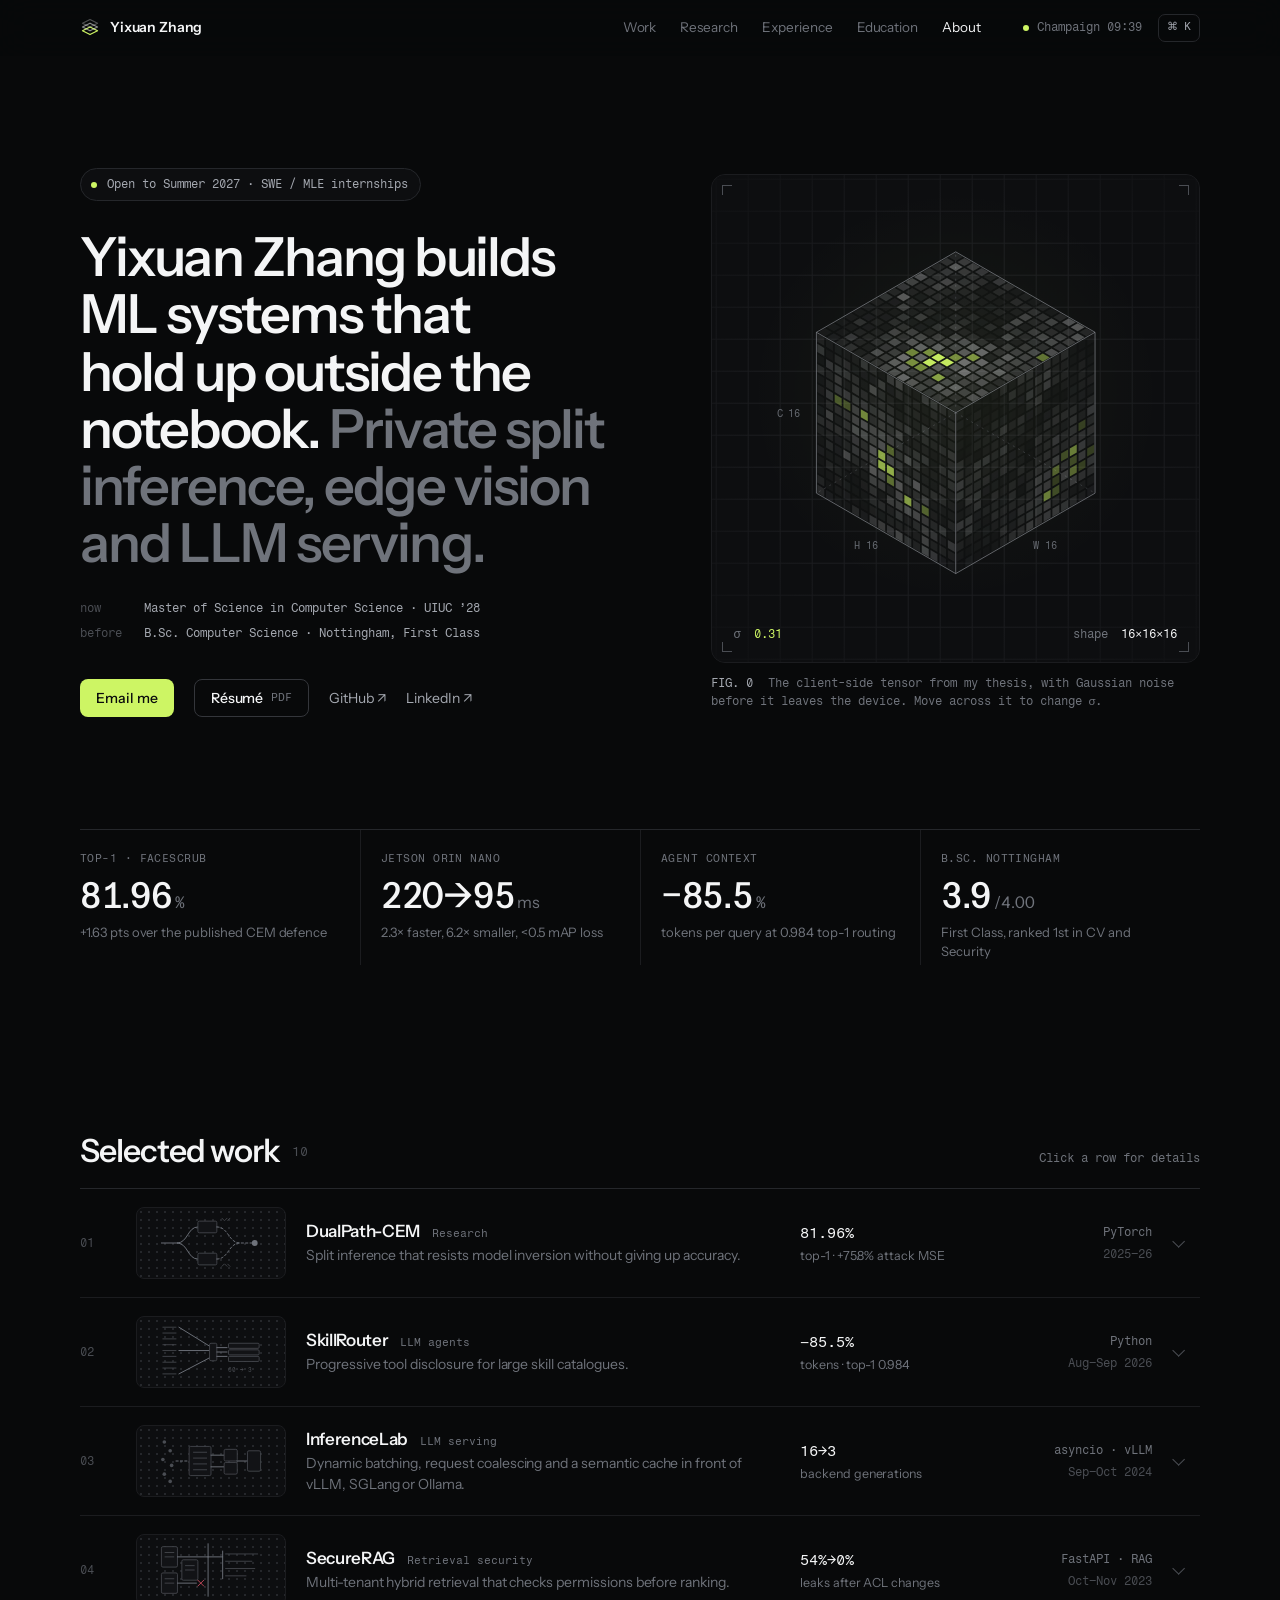
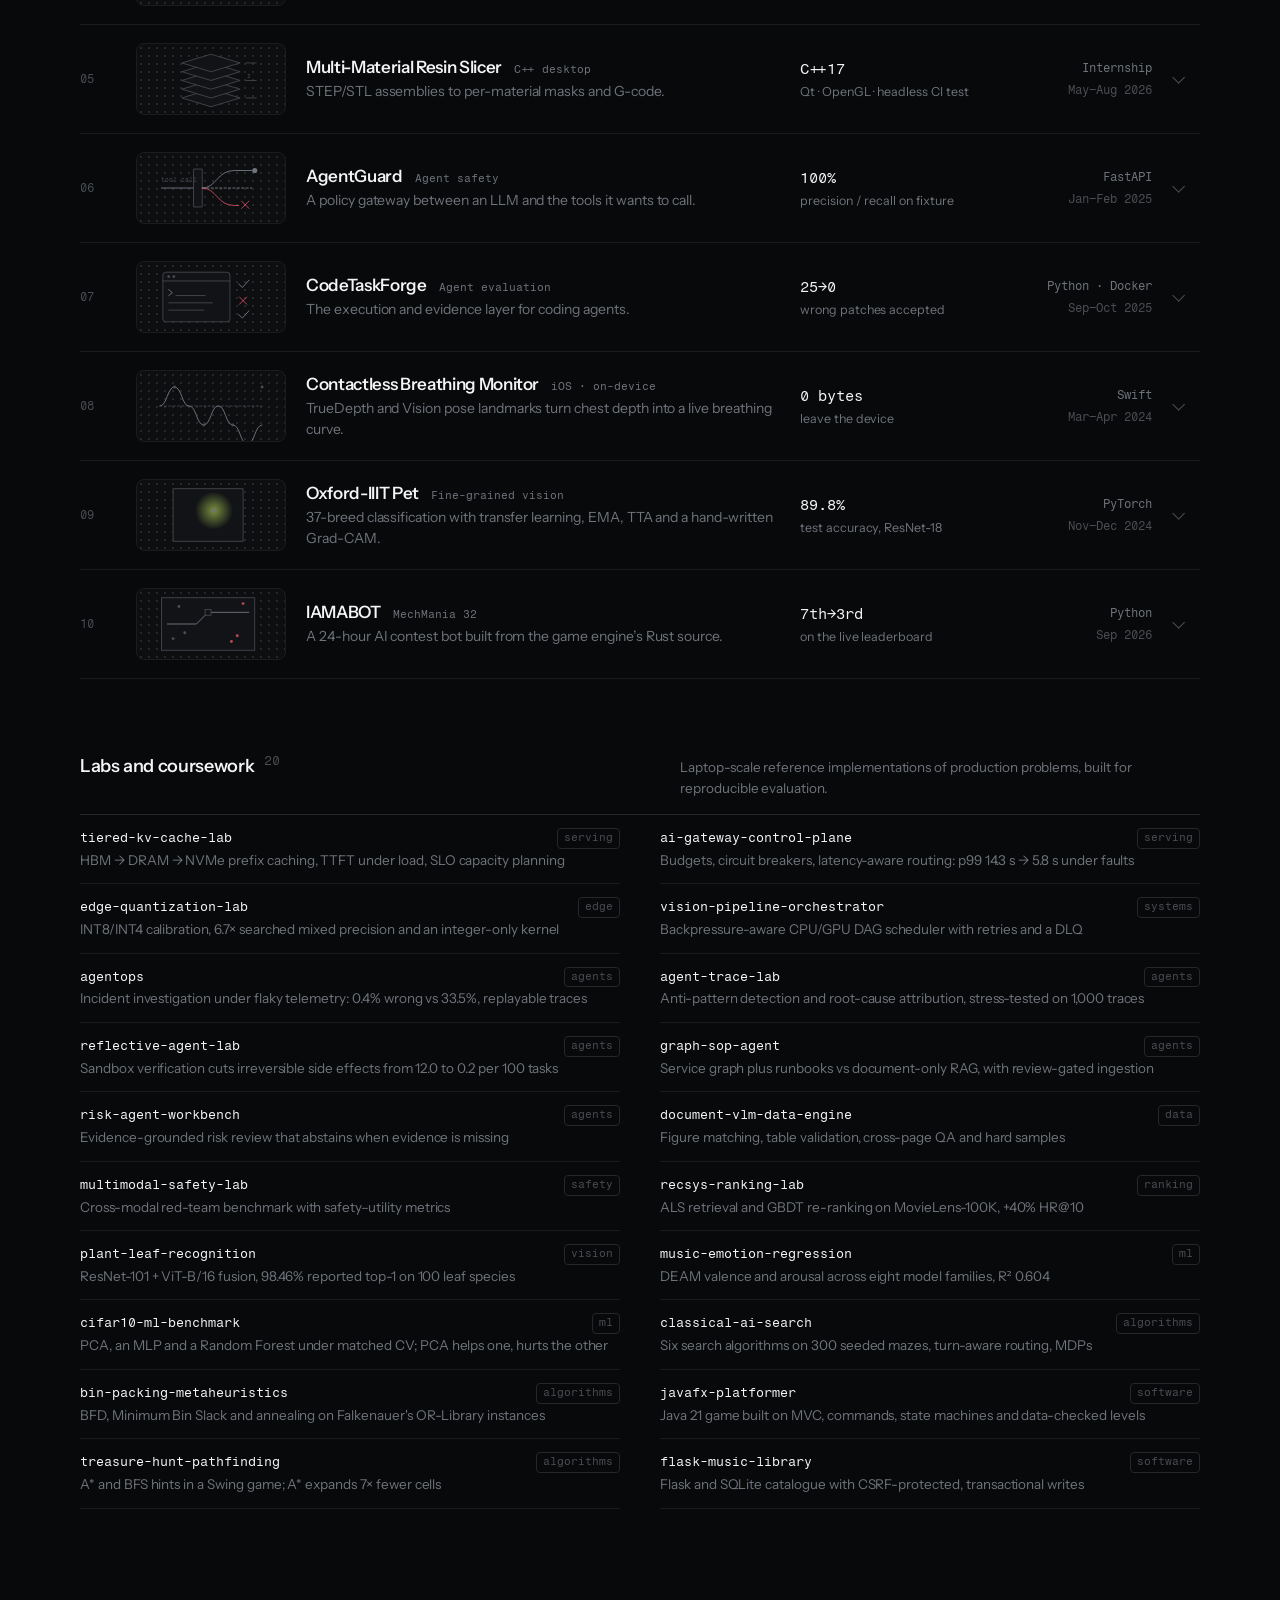
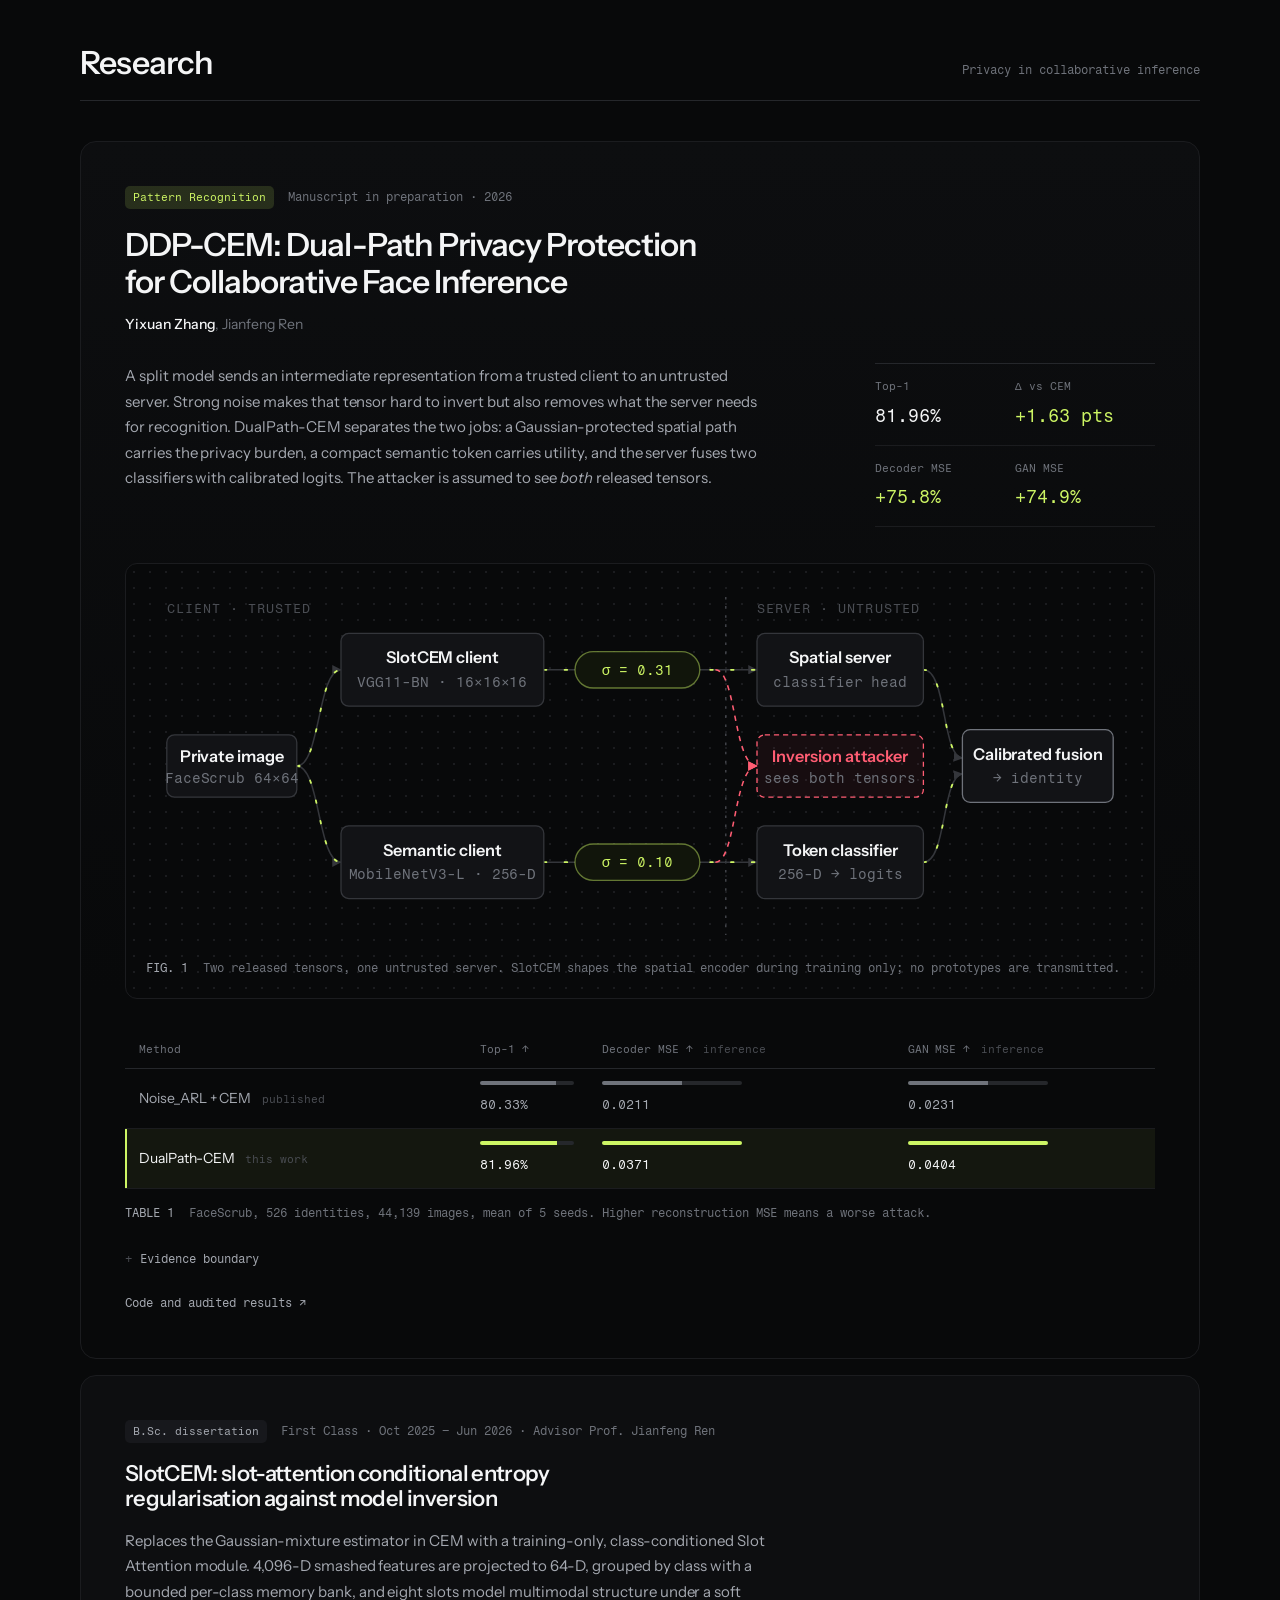
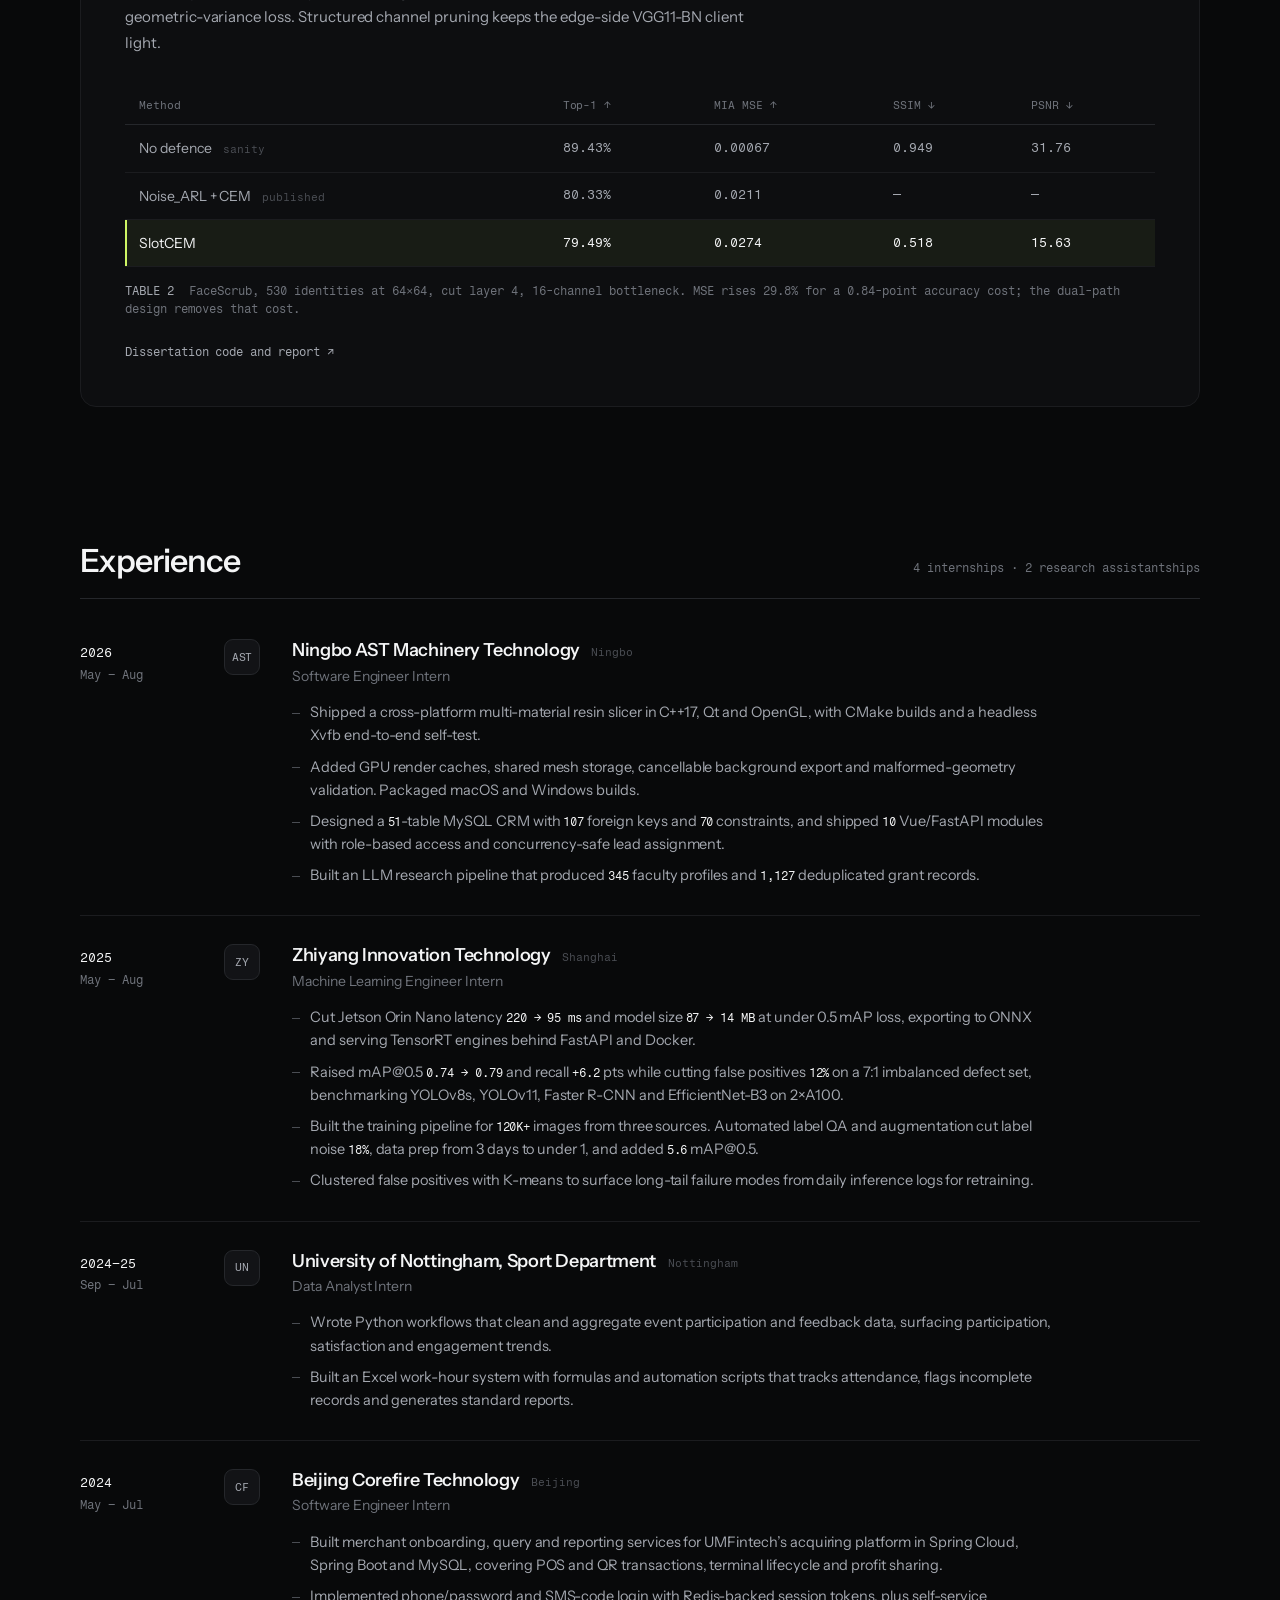
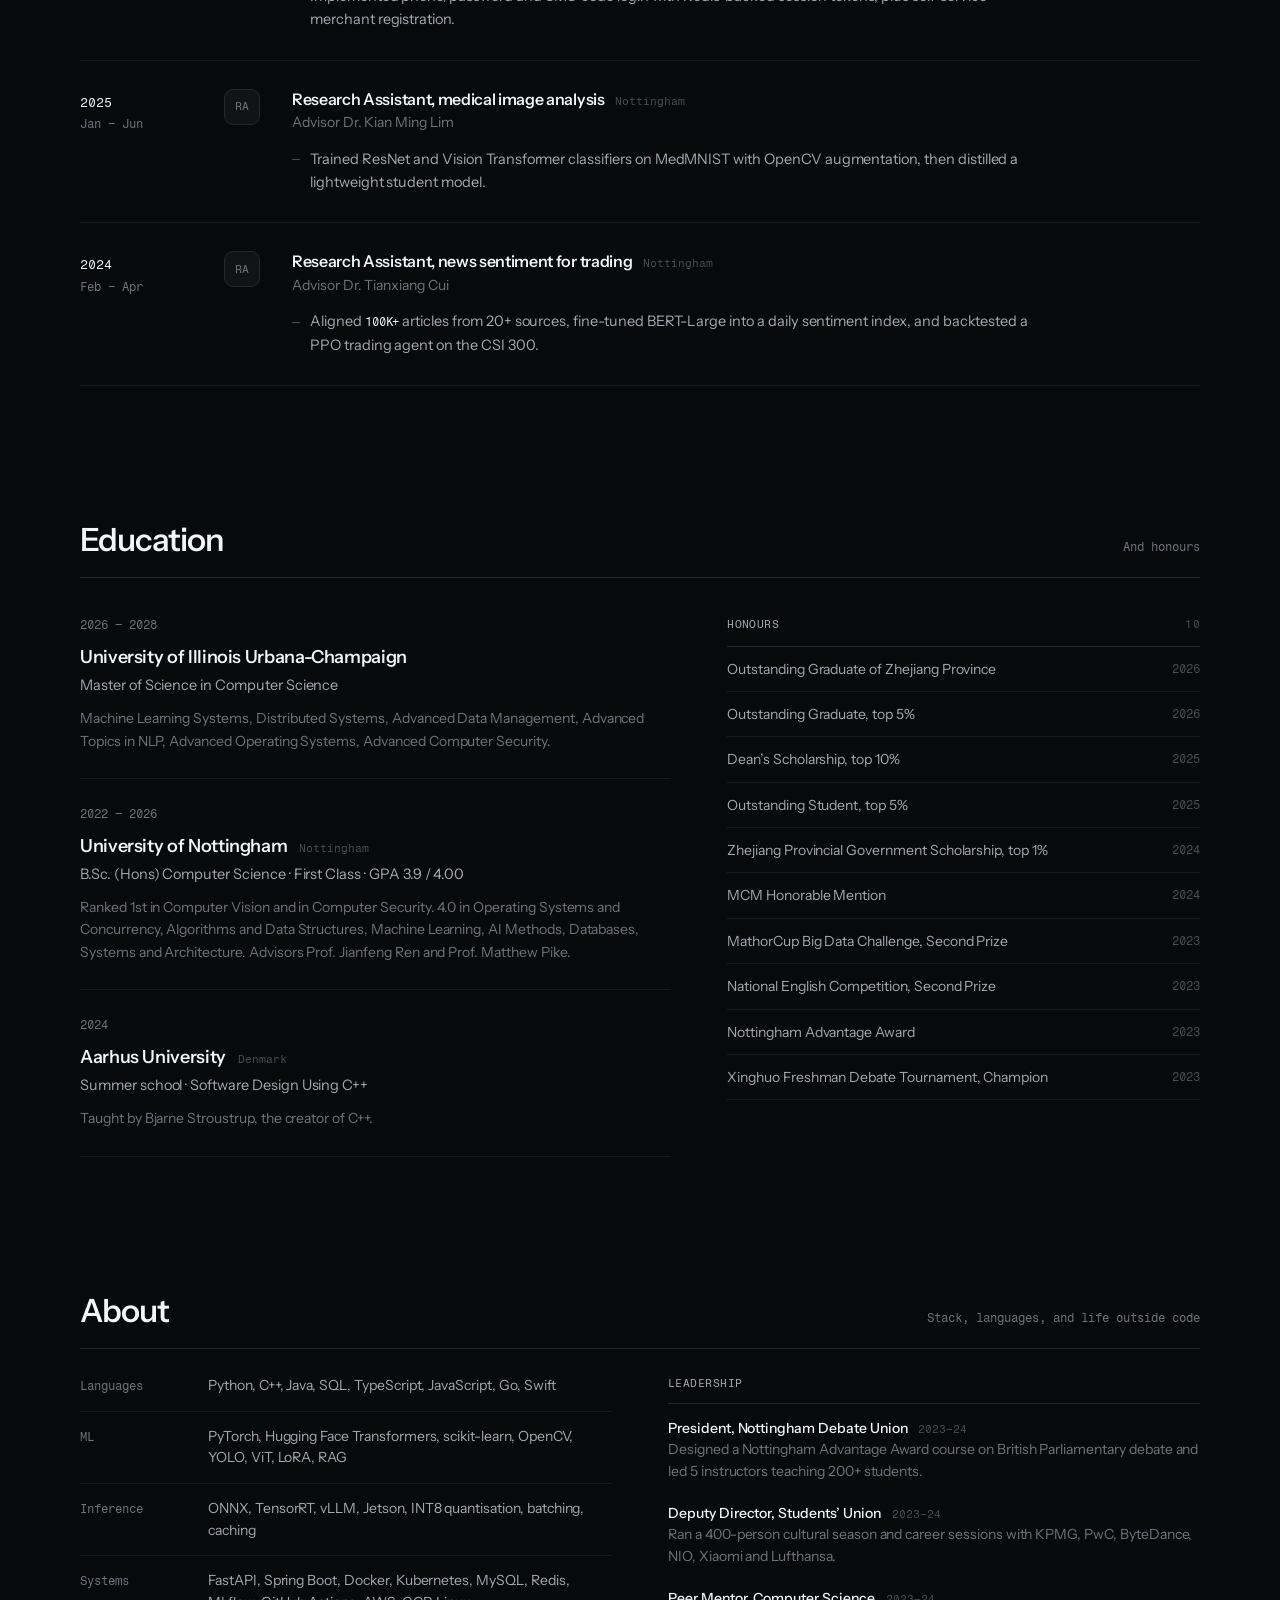
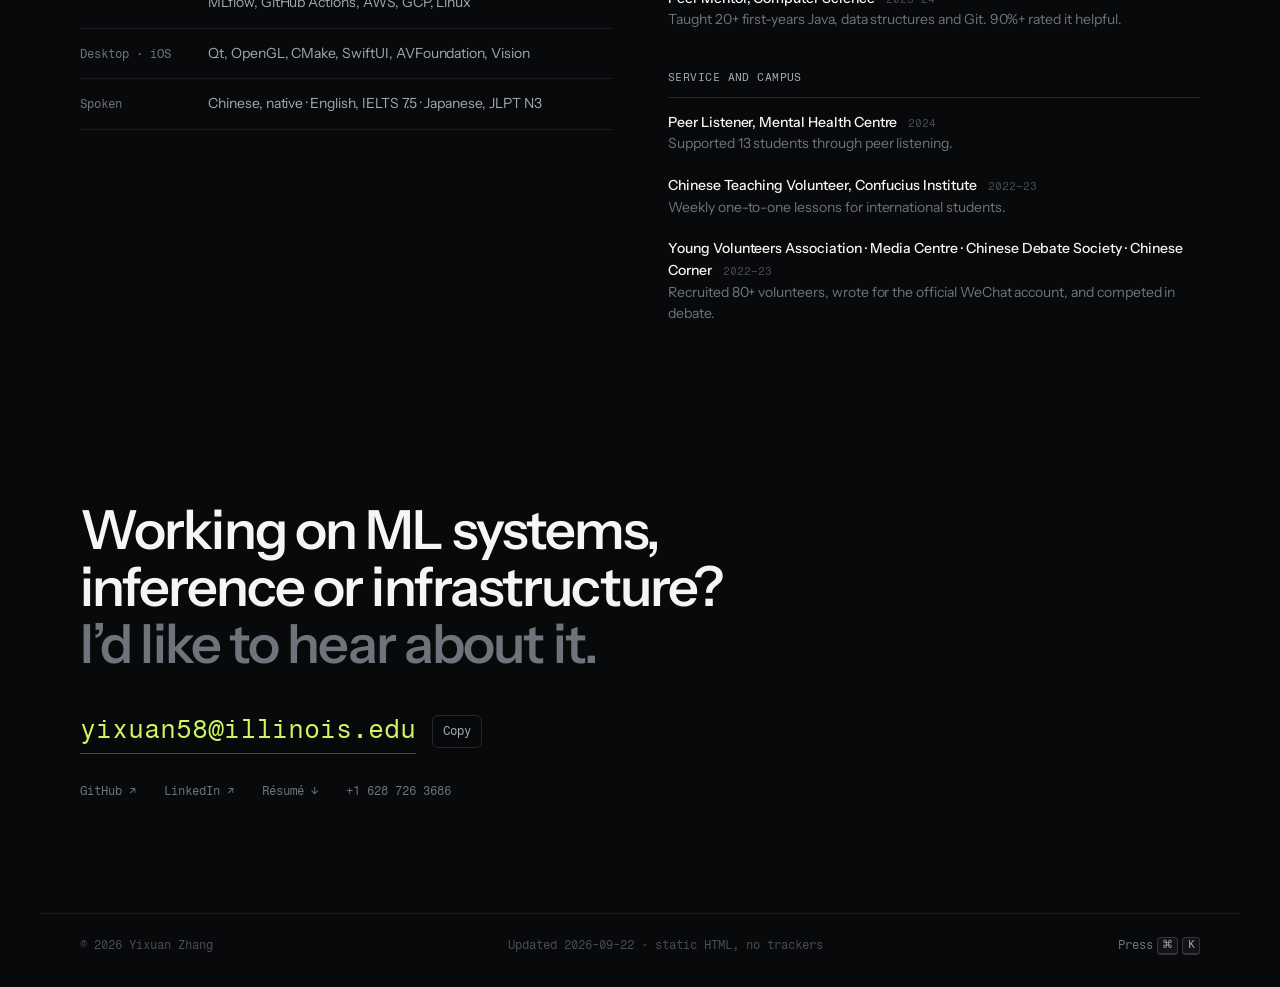
<file: index.html>
<!DOCTYPE html>
<html lang="en">
<head>
  <meta charset="utf-8">
  <meta name="viewport" content="width=device-width, initial-scale=1">
  <title>Yixuan Zhang — ML Engineer</title>
  <meta name="description" content="Yixuan (Asher) Zhang. Machine learning engineer: private split inference, edge vision, LLM serving. Master of Science in Computer Science at UIUC.">
  <meta name="author" content="Yixuan Zhang">
  <meta property="og:type" content="website">
  <meta property="og:title" content="Yixuan Zhang — ML Engineer">
  <meta property="og:description" content="Private split inference, edge vision, LLM serving. Research, internships, open source.">
  <meta property="og:url" content="https://asher0913.github.io/">
  <meta name="theme-color" content="#08090a">
  <link rel="preconnect" href="https://fonts.googleapis.com">
  <link rel="preconnect" href="https://fonts.gstatic.com" crossorigin>
  <link href="https://fonts.googleapis.com/css2?family=Instrument+Sans:wght@400..700&family=Fragment+Mono&display=swap" rel="stylesheet">
  <link rel="stylesheet" href="styles.css">
  <script>document.documentElement.classList.add("js")</script>
  <link rel="icon" href="data:image/svg+xml,<svg xmlns='http://www.w3.org/2000/svg' viewBox='0 0 64 64'><rect width='64' height='64' rx='12' fill='%2308090a'/><path d='M14 44 32 34 50 44 32 54Z' fill='none' stroke='%23cdf564' stroke-width='3'/><path d='M14 32 32 22 50 32 32 42Z' fill='none' stroke='%23f4f5f6' stroke-width='3' opacity='.55'/><path d='M14 20 32 10 50 20 32 30Z' fill='none' stroke='%23f4f5f6' stroke-width='3' opacity='.3'/></svg>">
  <script type="application/ld+json">
  {"@context":"https://schema.org","@type":"Person","name":"Yixuan Zhang","alternateName":"Asher Zhang","jobTitle":"Machine Learning Engineer","email":"mailto:yixuan58@illinois.edu","url":"https://asher0913.github.io/","affiliation":"University of Illinois Urbana-Champaign","alumniOf":"University of Nottingham","sameAs":["https://github.com/asher0913","https://www.linkedin.com/in/yixuan-zhang-b656392b5"]}
  </script>
</head>
<body>
  <a class="skip" href="#main">Skip to content</a>
  <div class="progress" aria-hidden="true"></div>

  <header class="bar">
    <div class="bar-in">
      <a class="mark" href="#top" aria-label="Back to top">
        <svg viewBox="0 0 24 24" aria-hidden="true"><path d="M3 16.5 12 12l9 4.5-9 4.5Z"/><path d="M3 12 12 7.5 21 12 12 16.5Z" opacity=".55"/><path d="M3 7.5 12 3l9 4.5L12 12Z" opacity=".3"/></svg>
        <span>Yixuan Zhang</span>
      </a>
      <nav class="bar-nav" aria-label="Sections">
        <a href="#work">Work</a>
        <a href="#research">Research</a>
        <a href="#experience">Experience</a>
        <a href="#education">Education</a>
        <a href="#about">About</a>
      </nav>
      <div class="bar-right">
        <span class="clock mono" aria-label="Local time in Champaign"><span class="pulse" aria-hidden="true"></span><span data-clock>Champaign</span></span>
        <button class="kbd-btn" type="button" data-open-palette aria-label="Open command menu"><kbd>⌘</kbd><kbd>K</kbd></button>
      </div>
    </div>
  </header>

  <main id="main">

    <!-- Hero -->
    <section class="hero wrap" id="top">
      <div class="hero-copy">
        <p class="eyebrow mono"><span class="dot" aria-hidden="true"></span>Open to Summer 2027 · SWE / MLE internships</p>
        <h1>
          <span class="h-strong">Yixuan Zhang builds ML systems that hold up outside the notebook.</span>
          <span class="h-soft">Private split inference, edge vision and LLM serving.</span>
        </h1>
        <p class="hero-meta mono"><span><i>now</i>Master of Science in Computer Science · UIUC ’28</span><span><i>before</i>B.Sc. Computer Science · Nottingham, First Class</span></p>
        <div class="hero-actions">
          <a class="btn btn-signal" href="mailto:yixuan58@illinois.edu">Email me</a>
          <a class="btn btn-line" href="Yixuan_Zhang_Resume.pdf?v=20260925">Résumé <span class="mono">PDF</span></a>
          <a class="txt-link" href="https://github.com/asher0913">GitHub ↗</a>
          <a class="txt-link" href="https://www.linkedin.com/in/yixuan-zhang-b656392b5">LinkedIn ↗</a>
        </div>
      </div>

      <figure class="hero-fig" aria-labelledby="fig0-cap">
        <div class="fig-frame">
          <span class="fig-corner tl" aria-hidden="true"></span><span class="fig-corner tr" aria-hidden="true"></span>
          <span class="fig-corner bl" aria-hidden="true"></span><span class="fig-corner br" aria-hidden="true"></span>
          <canvas id="tensor" width="520" height="520" role="img" aria-label="Isometric 16 by 16 by 16 feature tensor with animated Gaussian noise."></canvas>
          <div class="fig-readout mono" aria-live="off">
            <span>σ <b data-sigma>0.31</b></span>
            <span>shape <b>16×16×16</b></span>
          </div>
        </div>
        <figcaption id="fig0-cap" class="mono"><span>FIG. 0</span> The client-side tensor from my thesis, with Gaussian noise before it leaves the device. Move across it to change σ.</figcaption>
      </figure>

      <dl class="spec">
        <div><dt class="mono">Top-1 · FaceScrub</dt><dd>81.96<small>%</small></dd><p>+1.63 pts over the published CEM defence</p></div>
        <div><dt class="mono">Jetson Orin Nano</dt><dd>220→95<small>ms</small></dd><p>2.3× faster, 6.2× smaller, &lt;0.5 mAP loss</p></div>
        <div><dt class="mono">Agent context</dt><dd>−85.5<small>%</small></dd><p>tokens per query at 0.984 top-1 routing</p></div>
        <div><dt class="mono">B.Sc. Nottingham</dt><dd>3.9<small>/4.00</small></dd><p>First Class, ranked 1st in CV and Security</p></div>
      </dl>
    </section>

    <!-- Selected work -->
    <section class="sec wrap" id="work" aria-labelledby="work-h">
      <header class="sec-head">
        <h2 id="work-h">Selected work <span class="count mono">10</span></h2>
        <p class="mono sec-note">Click a row for details</p>
      </header>

      <div class="works">
        <details class="work" data-reveal>
          <summary>
            <span class="w-idx mono">01</span>
            <span class="w-fig" aria-hidden="true">
              <svg viewBox="0 0 160 96"><path class="ln" d="M12 48h22"/><path class="ln" d="M34 48c14 0 14-22 28-22h26"/><path class="ln" d="M34 48c14 0 14 22 28 22h26"/><rect class="bx" x="62" y="18" width="26" height="16" rx="2"/><rect class="bx" x="62" y="62" width="26" height="16" rx="2"/><path class="ln hl dash" d="M88 26c16 0 16 22 32 22h16"/><path class="ln hl dash" d="M88 70c16 0 16-22 32-22"/><circle class="nd hl" cx="140" cy="48" r="4"/><path class="tk" d="M95 14l3 3m4-3-3 3m4 0 3-3M95 80l3-3m4 3-3-3m4 0 3 3"/></svg>
            </span>
            <span class="w-main"><span class="w-title">DualPath-CEM</span><span class="w-kind mono">Research</span><span class="w-desc">Split inference that resists model inversion without giving up accuracy.</span></span>
            <span class="w-result"><b class="mono">81.96%</b><span>top-1 · +75.8% attack MSE</span></span>
            <span class="w-meta mono"><span>PyTorch</span><span>2025–26</span></span>
            <span class="w-chev" aria-hidden="true"></span>
          </summary>
          <div class="w-body">
            <ul>
              <li>Two client paths: a Gaussian-protected 16×16×16 SlotCEM tensor carries the privacy burden and a 256-D MobileNetV3 token carries utility. The server fuses them with calibrated logits.</li>
              <li>On a 44,139-image FaceScrub split (526 identities, 5 seeds), top-1 rose 1.63 points over the published Noise_ARL+CEM reference while decoder and GAN reconstruction MSE rose 75.8% and 74.9%.</li>
              <li>Manuscript in preparation for <em>Pattern Recognition</em> with Prof. Jianfeng Ren. Full write-up in <a href="#research">Research</a>.</li>
            </ul>
            <a class="txt-link" href="https://github.com/asher0913/DualPathCEM">github.com/asher0913/DualPathCEM ↗</a>
          </div>
        </details>

        <details class="work" data-reveal>
          <summary>
            <span class="w-idx mono">02</span>
            <span class="w-fig" aria-hidden="true">
              <svg viewBox="0 0 160 96"><g class="tk"><path d="M14 14h18M14 22h18M14 30h18M14 38h18M14 46h18M14 54h18M14 62h18M14 70h18M14 78h18"/></g><path class="ln" d="M36 14 78 40M36 78 78 56M36 46h42"/><rect class="bx" x="78" y="36" width="10" height="24" rx="2"/><path class="ln" d="M88 42h14M88 48h14M88 54h14"/><rect class="bx" x="104" y="36" width="42" height="7" rx="1.5"/><rect class="bx hl" x="104" y="45" width="42" height="7" rx="1.5"/><rect class="bx" x="104" y="54" width="42" height="7" rx="1.5"/><text class="lbl" x="104" y="76">60 → 3</text></svg>
            </span>
            <span class="w-main"><span class="w-title">SkillRouter</span><span class="w-kind mono">LLM agents</span><span class="w-desc">Progressive tool disclosure for large skill catalogues.</span></span>
            <span class="w-result"><b class="mono">−85.5%</b><span>tokens · top-1 0.984</span></span>
            <span class="w-meta mono"><span>Python</span><span>Aug–Sep 2026</span></span>
            <span class="w-chev" aria-hidden="true"></span>
          </summary>
          <div class="w-body">
            <ul>
              <li>Three-tier registry: routing reads only metadata, and full instructions load only for the skills actually selected.</li>
              <li>IDF-weighted lexical prefilter protects recall, then a ranker selects top-k. On a 60-skill catalogue, context fell from 14,108 to 2,052 tokens per query at top-1 0.984 and top-3 1.000.</li>
              <li>Also measured on held-out paraphrases that avoid every trigger phrase: lexical routing drops to 0.21 top-1, and an optional MiniLM stage tuned only on the dev set brings it to 0.56 while declining 85% of out-of-domain questions.</li>
              <li>Content fingerprints and a CI admission gate block catalogue changes that add trigger conflicts or drop routing accuracy. 30 tests in GitHub Actions.</li>
            </ul>
            <a class="txt-link" href="https://github.com/asher0913/skill-router">github.com/asher0913/skill-router ↗</a>
          </div>
        </details>

        <details class="work" data-reveal>
          <summary>
            <span class="w-idx mono">03</span>
            <span class="w-fig" aria-hidden="true">
              <svg viewBox="0 0 160 96"><g class="nd-s"><circle cx="16" cy="22" r="2.5"/><circle cx="24" cy="34" r="2.5"/><circle cx="14" cy="46" r="2.5"/><circle cx="26" cy="54" r="2.5"/><circle cx="16" cy="66" r="2.5"/><circle cx="24" cy="76" r="2.5"/></g><path class="ln dash" d="M32 48h18"/><rect class="bx" x="50" y="28" width="30" height="40" rx="2"/><path class="tk" d="M56 36h18M56 44h18M56 52h18M56 60h18"/><path class="ln" d="M80 40h18M80 56h18"/><rect class="bx hl" x="98" y="32" width="18" height="16" rx="2"/><rect class="bx hl" x="98" y="50" width="18" height="16" rx="2"/><path class="ln" d="M116 48h14"/><rect class="bx" x="130" y="34" width="18" height="28" rx="2"/></svg>
            </span>
            <span class="w-main"><span class="w-title">InferenceLab</span><span class="w-kind mono">LLM serving</span><span class="w-desc">Dynamic batching, request coalescing and a semantic cache in front of vLLM, SGLang or Ollama.</span></span>
            <span class="w-result"><b class="mono">16→3</b><span>backend generations</span></span>
            <span class="w-meta mono"><span>asyncio · vLLM</span><span>Sep–Oct 2024</span></span>
            <span class="w-chev" aria-hidden="true"></span>
          </summary>
          <div class="w-body">
            <ul>
              <li>Async dynamic batcher with batch-size and queue-wait bounds, single-flight coalescing of identical in-flight prompts, and a TTL/LRU semantic cache with a guard on numbers, quoted text and negation.</li>
              <li>On an 80-request, 16-concurrency workload, coalescing cut backend generations from 16 to 3 at an 80% cache-hit rate on the deterministic backend.</li>
              <li>A labelled cache study found semantic caching serving wrong answers, such as swapped unit conversions; per-family thresholds answer 67.6% of paraphrases with none wrong. A scheduling simulation shows continuous batching sustaining 10× the load of static batching within a 10 s p95 SLO.</li>
              <li>Swappable OpenAI-compatible backend, so the same harness runs against real vLLM, SGLang or Ollama servers.</li>
            </ul>
            <a class="txt-link" href="https://github.com/asher0913/inference-lab">github.com/asher0913/inference-lab ↗</a>
          </div>
        </details>

        <details class="work" data-reveal>
          <summary>
            <span class="w-idx mono">04</span>
            <span class="w-fig" aria-hidden="true">
              <svg viewBox="0 0 160 96"><rect class="bx" x="12" y="16" width="22" height="28" rx="2"/><rect class="bx" x="12" y="52" width="22" height="28" rx="2"/><rect class="bx" x="40" y="34" width="22" height="28" rx="2"/><path class="tk" d="M17 24h12M17 30h12M17 60h12M17 66h12M45 42h12M45 48h12"/><path class="ln hl" d="M76 12v72"/><path class="ln" d="M34 30h42M34 66h26"/><path class="ln warn" d="M62 62l8 8m0-8-8 8"/><path class="ln" d="M76 30h20"/><path class="tk" d="M100 26h44M100 36h36M100 46h40M100 56h28"/><path class="ln" d="M96 22v38"/></svg>
            </span>
            <span class="w-main"><span class="w-title">SecureRAG</span><span class="w-kind mono">Retrieval security</span><span class="w-desc">Multi-tenant hybrid retrieval that checks permissions before ranking.</span></span>
            <span class="w-result"><b class="mono">54%→0%</b><span>leaks after ACL changes</span></span>
            <span class="w-meta mono"><span>FastAPI · RAG</span><span>Oct–Nov 2023</span></span>
            <span class="w-chev" aria-hidden="true"></span>
          </summary>
          <div class="w-body">
            <ul>
              <li>Tenant and ACL filters run before hybrid ranking, with collection statistics from the caller's view only; each candidate is then re-checked live against the directory of record, failing closed, so revoked text never reaches the model.</li>
              <li>Benchmarked five enforcement designs on a two-tenant corpus: post-filtering left 25% of contexts empty, and after permission changes a pre-filter on the stale index leaked on 54% of queries against 0% with the live re-check.</li>
              <li>Citation and denial audit events on every query.</li>
            </ul>
            <a class="txt-link" href="https://github.com/asher0913/secure-rag">github.com/asher0913/secure-rag ↗</a>
          </div>
        </details>

        <details class="work" data-reveal>
          <summary>
            <span class="w-idx mono">05</span>
            <span class="w-fig" aria-hidden="true">
              <svg viewBox="0 0 160 96"><path class="bx" d="M40 74 80 62l40 12-40 12Z"/><path class="bx" d="M40 62 80 50l40 12-40 12Z"/><path class="bx hl" d="M40 50 80 38l40 12-40 12Z"/><path class="bx" d="M40 38 80 26l40 12-40 12Z"/><path class="bx" d="M40 26 80 14l40 12-40 12Z"/><path class="tk" d="M128 26h14M128 50h14M128 74h14"/><text class="lbl" x="130" y="46">z</text></svg>
            </span>
            <span class="w-main"><span class="w-title">Multi-Material Resin Slicer</span><span class="w-kind mono">C++ desktop</span><span class="w-desc">STEP/STL assemblies to per-material masks and G-code.</span></span>
            <span class="w-result"><b class="mono">C++17</b><span>Qt · OpenGL · headless CI test</span></span>
            <span class="w-meta mono"><span>Internship</span><span>May–Aug 2026</span></span>
            <span class="w-chev" aria-hidden="true"></span>
          </summary>
          <div class="w-body">
            <ul>
              <li>Imports STL and STEP assemblies through OpenCascade while preserving nested transforms, with per-part material assignment and an OpenGL VBO preview.</li>
              <li>Rasterises per-material PNG masks in a background worker with cancellation and timeouts, plans tank changes layer by layer, and writes merged exposures plus G-code.</li>
              <li>A headless <span class="mono">--selftest</span> runs the full import-to-G-code path under Xvfb in Ubuntu CI. Packaged for macOS and Windows.</li>
            </ul>
            <a class="txt-link" href="https://github.com/asher0913/multi-material-slicer">github.com/asher0913/multi-material-slicer ↗</a>
          </div>
        </details>

        <details class="work" data-reveal>
          <summary>
            <span class="w-idx mono">06</span>
            <span class="w-fig" aria-hidden="true">
              <svg viewBox="0 0 160 96"><path class="ln" d="M12 48h44"/><path class="bx" d="M56 22h12v52H56z"/><path class="ln hl" d="M68 48c20 0 20-24 44-24h24"/><path class="ln dash" d="M68 48h68"/><path class="ln warn" d="M68 48c20 0 20 24 44 24h6"/><path class="ln warn" d="M122 66l10 10m0-10-10 10"/><circle class="nd hl" cx="140" cy="24" r="3.5"/><text class="lbl" x="12" y="40">tool call</text></svg>
            </span>
            <span class="w-main"><span class="w-title">AgentGuard</span><span class="w-kind mono">Agent safety</span><span class="w-desc">A policy gateway between an LLM and the tools it wants to call.</span></span>
            <span class="w-result"><b class="mono">100%</b><span>precision / recall on fixture</span></span>
            <span class="w-meta mono"><span>FastAPI</span><span>Jan–Feb 2025</span></span>
            <span class="w-chev" aria-hidden="true"></span>
          </summary>
          <div class="w-body">
            <ul>
              <li>Every proposed tool call returns allow, require-approval or deny, with a bounded risk score, readable reasons and stable rule IDs for audit.</li>
              <li>Covers destructive shell commands, broad filesystem targets, credential exfiltration, prompt-injection propagation and multi-step escalation.</li>
              <li>100% precision and recall on the checked-in adversarial fixture.</li>
            </ul>
            <a class="txt-link" href="https://github.com/asher0913/agent-guard">github.com/asher0913/agent-guard ↗</a>
          </div>
        </details>

        <details class="work" data-reveal>
          <summary>
            <span class="w-idx mono">07</span>
            <span class="w-fig" aria-hidden="true">
              <svg viewBox="0 0 160 96"><rect class="bx" x="14" y="14" width="92" height="68" rx="4"/><path class="tk" d="M14 26h92"/><circle class="nd-s" cx="22" cy="20" r="1.8"/><circle class="nd-s" cx="29" cy="20" r="1.8"/><path class="ln" d="M22 38l5 4-5 4"/><path class="tk" d="M32 46h40M22 56h60M22 66h48"/><path class="ln hl" d="M118 30l5 5 9-10"/><path class="ln warn" d="M119 48l10 10m0-10-10 10"/><path class="ln hl" d="M118 72l5 5 9-10"/></svg>
            </span>
            <span class="w-main"><span class="w-title">CodeTaskForge</span><span class="w-kind mono">Agent evaluation</span><span class="w-desc">The execution and evidence layer for coding agents.</span></span>
            <span class="w-result"><b class="mono">25→0</b><span>wrong patches accepted</span></span>
            <span class="w-meta mono"><span>Python · Docker</span><span>Sep–Oct 2025</span></span>
            <span class="w-chev" aria-hidden="true"></span>
          </summary>
          <div class="w-body">
            <ul>
              <li>SWE-bench-style judging: a path policy, throwaway workspaces, shell-free runs with scrubbed environments and process-group timeouts, restored tests, fail-to-pass and pass-to-pass, and held-out tests.</li>
              <li>On 98 labelled candidate patches, exit codes accepted 25 wrong ones (test tampering, hard-coded answers), the SWE-bench protocol 15, and held-out tests none; every rejection was classified into the right one of eight failure kinds.</li>
              <li>CLI, FastAPI and Docker share one harness; the API never reveals hidden test names.</li>
            </ul>
            <a class="txt-link" href="https://github.com/asher0913/code-task-forge">github.com/asher0913/code-task-forge ↗</a>
          </div>
        </details>

        <details class="work" data-reveal>
          <summary>
            <span class="w-idx mono">08</span>
            <span class="w-fig" aria-hidden="true">
              <svg viewBox="0 0 160 96"><path class="tk dash" d="M10 48h140"/><path class="ln hl" d="M10 48c10 0 10-26 20-26s10 26 20 26 10 26 20 26 10-26 20-26 10 26 20 26 10 26 20 26 10-26 20-26"/><g class="nd-s"><circle cx="30" cy="22" r="2"/><circle cx="70" cy="74" r="2"/><circle cx="110" cy="74" r="2"/><circle cx="150" cy="22" r="2"/></g></svg>
            </span>
            <span class="w-main"><span class="w-title">Contactless Breathing Monitor</span><span class="w-kind mono">iOS · on-device</span><span class="w-desc">TrueDepth and Vision pose landmarks turn chest depth into a live breathing curve.</span></span>
            <span class="w-result"><b class="mono">0 bytes</b><span>leave the device</span></span>
            <span class="w-meta mono"><span>Swift</span><span>Mar–Apr 2024</span></span>
            <span class="w-chev" aria-hidden="true"></span>
          </summary>
          <div class="w-body">
            <ul>
              <li>AVCaptureMultiCamSession synchronises front-camera video with TrueDepth depth, and Vision shoulder landmarks define the chest region of interest.</li>
              <li>Gaussian filtering and a weighted moving average turn the cropped depth signal into a respiratory curve plotted live in SwiftUI, and an autocorrelation estimator reports breaths per minute (within 1 breath/min on 99.6% of noisy synthetic signals).</li>
              <li>No network client and no persistence. Grew out of a Software Engineering group project I led under Prof. Matthew Pike.</li>
            </ul>
            <a class="txt-link" href="https://github.com/asher0913/contactless-breathing-monitor">github.com/asher0913/contactless-breathing-monitor ↗</a>
          </div>
        </details>

        <details class="work" data-reveal>
          <summary>
            <span class="w-idx mono">09</span>
            <span class="w-fig" aria-hidden="true">
              <svg viewBox="0 0 160 96"><defs><radialGradient id="cam"><stop offset="0" stop-color="#cdf564" stop-opacity=".55"/><stop offset="1" stop-color="#cdf564" stop-opacity="0"/></radialGradient></defs><g class="grid-s"><path d="M40 12v72M52 12v72M64 12v72M76 12v72M88 12v72M100 12v72M112 12v72M28 24h96M28 36h96M28 48h96M28 60h96M28 72h96"/></g><rect class="bx" x="28" y="12" width="96" height="72"/><circle cx="84" cy="42" r="26" fill="url(#cam)"/><circle class="nd hl" cx="84" cy="42" r="2.5"/></svg>
            </span>
            <span class="w-main"><span class="w-title">Oxford-IIIT Pet</span><span class="w-kind mono">Fine-grained vision</span><span class="w-desc">37-breed classification with transfer learning, EMA, TTA and a hand-written Grad-CAM.</span></span>
            <span class="w-result"><b class="mono">89.8%</b><span>test accuracy, ResNet-18</span></span>
            <span class="w-meta mono"><span>PyTorch</span><span>Nov–Dec 2024</span></span>
            <span class="w-chev" aria-hidden="true"></span>
          </summary>
          <div class="w-body">
            <ul>
              <li>Fine-tuned ResNet-18 with mixed precision, cosine scheduling, EMA and horizontal-flip TTA to 89.8% test accuracy on 37 classes.</li>
              <li>A from-scratch SE-ResNet reached 49.7% as the controlled baseline, with ablations, confusion matrices and Grad-CAM overlays.</li>
            </ul>
            <a class="txt-link" href="https://github.com/asher0913/oxford-pet-classification">github.com/asher0913/oxford-pet-classification ↗</a>
          </div>
        </details>

        <details class="work" data-reveal>
          <summary>
            <span class="w-idx mono">10</span>
            <span class="w-fig" aria-hidden="true">
              <svg viewBox="0 0 160 96"><g class="grid-s"><path d="M28 12v72M44 12v72M60 12v72M76 12v72M92 12v72M108 12v72M124 12v72M12 28h128M12 44h128M12 60h128M12 76h128"/></g><rect class="bx" x="12" y="12" width="128" height="72"/><path class="ln hl" d="M20 48h40l16-16h56"/><rect class="bx hl" x="72" y="28" width="8" height="8"/><g class="nd-s"><circle cx="36" cy="24" r="2"/><circle cx="28" cy="68" r="2"/><circle cx="44" cy="60" r="2"/></g><g class="nd-w"><circle cx="116" cy="64" r="2"/><circle cx="124" cy="20" r="2"/><circle cx="108" cy="72" r="2"/></g></svg>
            </span>
            <span class="w-main"><span class="w-title">IAMABOT</span><span class="w-kind mono">MechMania 32</span><span class="w-desc">A 24-hour AI contest bot built from the game engine’s Rust source.</span></span>
            <span class="w-result"><b class="mono">7th→3rd</b><span>on the live leaderboard</span></span>
            <span class="w-meta mono"><span>Python</span><span>Sep 2026</span></span>
            <span class="w-chev" aria-hidden="true"></span>
          </summary>
          <div class="w-body">
            <ul>
              <li>Commands a fleet of up to 32 bots on a walled 32×32 map. Every rule the bot relies on was read from the engine’s Rust source rather than the prose rules.</li>
              <li>Engine-exact fire control, payload control and a replay-driven regression arena for testing strategy changes.</li>
            </ul>
            <a class="txt-link" href="https://github.com/asher0913/IAMABOT">github.com/asher0913/IAMABOT ↗</a>
          </div>
        </details>
      </div>

      <div class="labs" data-reveal>
        <header class="labs-head">
          <h3>Labs and coursework <span class="count mono">20</span></h3>
          <p>Laptop-scale reference implementations of production problems, built for reproducible evaluation.</p>
        </header>
        <div class="labs-table" role="list">
          <a role="listitem" href="https://github.com/asher0913/tiered-kv-cache-lab"><span class="mono">tiered-kv-cache-lab</span><span>HBM → DRAM → NVMe prefix caching, TTFT under load, SLO capacity planning</span><em class="mono">serving</em></a>
          <a role="listitem" href="https://github.com/asher0913/ai-gateway-control-plane"><span class="mono">ai-gateway-control-plane</span><span>Budgets, circuit breakers, latency-aware routing: p99 14.3 s → 5.8 s under faults</span><em class="mono">serving</em></a>
          <a role="listitem" href="https://github.com/asher0913/edge-quantization-lab"><span class="mono">edge-quantization-lab</span><span>INT8/INT4 calibration, 6.7× searched mixed precision and an integer-only kernel</span><em class="mono">edge</em></a>
          <a role="listitem" href="https://github.com/asher0913/vision-pipeline-orchestrator"><span class="mono">vision-pipeline-orchestrator</span><span>Backpressure-aware CPU/GPU DAG scheduler with retries and a DLQ</span><em class="mono">systems</em></a>
          <a role="listitem" href="https://github.com/asher0913/agentops"><span class="mono">agentops</span><span>Incident investigation under flaky telemetry: 0.4% wrong vs 33.5%, replayable traces</span><em class="mono">agents</em></a>
          <a role="listitem" href="https://github.com/asher0913/agent-trace-lab"><span class="mono">agent-trace-lab</span><span>Anti-pattern detection and root-cause attribution, stress-tested on 1,000 traces</span><em class="mono">agents</em></a>
          <a role="listitem" href="https://github.com/asher0913/reflective-agent-lab"><span class="mono">reflective-agent-lab</span><span>Sandbox verification cuts irreversible side effects from 12.0 to 0.2 per 100 tasks</span><em class="mono">agents</em></a>
          <a role="listitem" href="https://github.com/asher0913/graph-sop-agent"><span class="mono">graph-sop-agent</span><span>Service graph plus runbooks vs document-only RAG, with review-gated ingestion</span><em class="mono">agents</em></a>
          <a role="listitem" href="https://github.com/asher0913/risk-agent-workbench"><span class="mono">risk-agent-workbench</span><span>Evidence-grounded risk review that abstains when evidence is missing</span><em class="mono">agents</em></a>
          <a role="listitem" href="https://github.com/asher0913/document-vlm-data-engine"><span class="mono">document-vlm-data-engine</span><span>Figure matching, table validation, cross-page QA and hard samples</span><em class="mono">data</em></a>
          <a role="listitem" href="https://github.com/asher0913/multimodal-safety-lab"><span class="mono">multimodal-safety-lab</span><span>Cross-modal red-team benchmark with safety–utility metrics</span><em class="mono">safety</em></a>
          <a role="listitem" href="https://github.com/asher0913/recsys-ranking-lab"><span class="mono">recsys-ranking-lab</span><span>ALS retrieval and GBDT re-ranking on MovieLens-100K, +40% HR@10</span><em class="mono">ranking</em></a>
          <a role="listitem" href="https://github.com/asher0913/plant-leaf-recognition"><span class="mono">plant-leaf-recognition</span><span>ResNet-101 + ViT-B/16 fusion, 98.46% reported top-1 on 100 leaf species</span><em class="mono">vision</em></a>
          <a role="listitem" href="https://github.com/asher0913/music-emotion-regression"><span class="mono">music-emotion-regression</span><span>DEAM valence and arousal across eight model families, R² 0.604</span><em class="mono">ml</em></a>
          <a role="listitem" href="https://github.com/asher0913/cifar10-ml-benchmark"><span class="mono">cifar10-ml-benchmark</span><span>PCA, an MLP and a Random Forest under matched CV; PCA helps one, hurts the other</span><em class="mono">ml</em></a>
          <a role="listitem" href="https://github.com/asher0913/classical-ai-search"><span class="mono">classical-ai-search</span><span>Six search algorithms on 300 seeded mazes, turn-aware routing, MDPs</span><em class="mono">algorithms</em></a>
          <a role="listitem" href="https://github.com/asher0913/bin-packing-metaheuristics"><span class="mono">bin-packing-metaheuristics</span><span>BFD, Minimum Bin Slack and annealing on Falkenauer's OR-Library instances</span><em class="mono">algorithms</em></a>
          <a role="listitem" href="https://github.com/asher0913/javafx-platformer"><span class="mono">javafx-platformer</span><span>Java 21 game built on MVC, commands, state machines and data-checked levels</span><em class="mono">software</em></a>
          <a role="listitem" href="https://github.com/asher0913/treasure-hunt-pathfinding"><span class="mono">treasure-hunt-pathfinding</span><span>A* and BFS hints in a Swing game; A* expands 7× fewer cells</span><em class="mono">algorithms</em></a>
          <a role="listitem" href="https://github.com/asher0913/flask-music-library"><span class="mono">flask-music-library</span><span>Flask and SQLite catalogue with CSRF-protected, transactional writes</span><em class="mono">software</em></a>
        </div>
      </div>
    </section>

    <!-- Research -->
    <section class="sec wrap" id="research" aria-labelledby="research-h">
      <header class="sec-head">
        <h2 id="research-h">Research</h2>
        <p class="mono sec-note">Privacy in collaborative inference</p>
      </header>

      <article class="paper" data-reveal>
        <div class="paper-top">
          <span class="venue mono">Pattern Recognition</span>
          <span class="mono paper-status">Manuscript in preparation · 2026</span>
        </div>
        <h3>DDP-CEM: Dual-Path Privacy Protection for Collaborative Face Inference</h3>
        <p class="authors"><b>Yixuan Zhang</b>, Jianfeng Ren</p>

        <div class="paper-grid">
          <p class="abstract">A split model sends an intermediate representation from a trusted client to an untrusted server. Strong noise makes that tensor hard to invert but also removes what the server needs for recognition. DualPath-CEM separates the two jobs: a Gaussian-protected spatial path carries the privacy burden, a compact semantic token carries utility, and the server fuses two classifiers with calibrated logits. The attacker is assumed to see <em>both</em> released tensors.</p>
          <dl class="paper-nums">
            <div><dt class="mono">Top-1</dt><dd class="mono">81.96%</dd></div>
            <div><dt class="mono">Δ vs CEM</dt><dd class="mono sig">+1.63 pts</dd></div>
            <div><dt class="mono">Decoder MSE</dt><dd class="mono sig">+75.8%</dd></div>
            <div><dt class="mono">GAN MSE</dt><dd class="mono sig">+74.9%</dd></div>
          </dl>
        </div>

        <figure class="arch">
          <div class="arch-scroll">
            <svg viewBox="0 0 760 280" role="img" aria-labelledby="arch-t arch-d">
              <title id="arch-t">DualPath-CEM architecture</title>
              <desc id="arch-d">A private image feeds two client encoders. The SlotCEM client produces a 16 by 16 by 16 tensor with Gaussian noise sigma 0.31; the MobileNetV3-Large semantic client produces a 256-dimensional token with noise sigma 0.10. Both cross the trust boundary to an untrusted server where a spatial head and a token classifier are fused with calibrated logits into an identity prediction. An inversion attacker on the server observes both tensors.</desc>
              <defs>
                <marker id="ah" viewBox="0 0 8 8" refX="7.5" refY="4" markerWidth="6" markerHeight="6" orient="auto-start-reverse"><path d="M0 0 8 4 0 8z" class="a-head"/></marker>
                <marker id="ahw" viewBox="0 0 8 8" refX="7.5" refY="4" markerWidth="6" markerHeight="6" orient="auto-start-reverse"><path d="M0 0 8 4 0 8z" class="a-head-w"/></marker>
              </defs>
              <text x="16" y="22" class="a-zone">CLIENT · TRUSTED</text>
              <text x="470" y="22" class="a-zone">SERVER · UNTRUSTED</text>
              <line x1="446" y1="10" x2="446" y2="270" class="a-bound"/>

              <path d="M116 140C134 140 132 66 150 66" class="a-edge" marker-end="url(#ah)"/>
              <path d="M116 140C134 140 132 214 150 214" class="a-edge" marker-end="url(#ah)"/>
              <path d="M306 66H330M306 214H330" class="a-edge"/>
              <path d="M426 66H470" class="a-edge" marker-end="url(#ah)"/>
              <path d="M426 214H470" class="a-edge" marker-end="url(#ah)"/>
              <path d="M598 66C616 66 612 132 628 134" class="a-edge" marker-end="url(#ah)"/>
              <path d="M598 214C616 214 612 148 628 146" class="a-edge" marker-end="url(#ah)"/>
              <path d="M116 140C134 140 132 66 150 66M306 66H470M598 66C616 66 612 132 628 134" class="a-flow"/>
              <path d="M116 140C134 140 132 214 150 214M306 214H470M598 214C616 214 612 148 628 146" class="a-flow"/>
              <path d="M438 66C454 66 452 140 470 140" class="a-atk" marker-end="url(#ahw)"/>
              <path d="M438 214C454 214 452 140 470 140" class="a-atk" marker-end="url(#ahw)"/>

              <rect x="16" y="116" width="100" height="48" rx="6" class="a-box"/>
              <text x="66" y="137" class="a-t">Private image</text><text x="66" y="153" class="a-s">FaceScrub 64×64</text>
              <rect x="150" y="38" width="156" height="56" rx="6" class="a-box"/>
              <text x="228" y="61" class="a-t">SlotCEM client</text><text x="228" y="79" class="a-s">VGG11-BN · 16×16×16</text>
              <rect x="150" y="186" width="156" height="56" rx="6" class="a-box"/>
              <text x="228" y="209" class="a-t">Semantic client</text><text x="228" y="227" class="a-s">MobileNetV3-L · 256-D</text>
              <rect x="330" y="52" width="96" height="28" rx="14" class="a-noise"/><text x="378" y="70" class="a-n">σ = 0.31</text>
              <rect x="330" y="200" width="96" height="28" rx="14" class="a-noise"/><text x="378" y="218" class="a-n">σ = 0.10</text>
              <rect x="470" y="38" width="128" height="56" rx="6" class="a-box"/>
              <text x="534" y="61" class="a-t">Spatial server</text><text x="534" y="79" class="a-s">classifier head</text>
              <rect x="470" y="116" width="128" height="48" rx="6" class="a-atk-box"/>
              <text x="534" y="137" class="a-t a-w">Inversion attacker</text><text x="534" y="153" class="a-s">sees both tensors</text>
              <rect x="470" y="186" width="128" height="56" rx="6" class="a-box"/>
              <text x="534" y="209" class="a-t">Token classifier</text><text x="534" y="227" class="a-s">256-D → logits</text>
              <rect x="628" y="112" width="116" height="56" rx="6" class="a-box a-strong"/>
              <text x="686" y="135" class="a-t">Calibrated fusion</text><text x="686" y="153" class="a-s">→ identity</text>
            </svg>
          </div>
          <figcaption class="mono"><span>FIG. 1</span> Two released tensors, one untrusted server. SlotCEM shapes the spatial encoder during training only; no prototypes are transmitted.</figcaption>
        </figure>

        <div class="table-wrap">
          <table class="bench">
            <caption class="mono"><span>TABLE 1</span> FaceScrub, 526 identities, 44,139 images, mean of 5 seeds. Higher reconstruction MSE means a worse attack.</caption>
            <thead>
              <tr><th scope="col">Method</th><th scope="col">Top-1 ↑</th><th scope="col">Decoder MSE ↑ <span>inference</span></th><th scope="col">GAN MSE ↑ <span>inference</span></th></tr>
            </thead>
            <tbody>
              <tr>
                <th scope="row">Noise_ARL + CEM <span class="mono src">published</span></th>
                <td><span class="bar" style="--v:.8033"></span><span class="mono">80.33%</span></td>
                <td><span class="bar" style="--v:.569"></span><span class="mono">0.0211</span></td>
                <td><span class="bar" style="--v:.572"></span><span class="mono">0.0231</span></td>
              </tr>
              <tr class="ours">
                <th scope="row">DualPath-CEM <span class="mono src">this work</span></th>
                <td><span class="bar" style="--v:.8196"></span><span class="mono">81.96%</span></td>
                <td><span class="bar" style="--v:1"></span><span class="mono">0.0371</span></td>
                <td><span class="bar" style="--v:1"></span><span class="mono">0.0404</span></td>
              </tr>
            </tbody>
          </table>
        </div>

        <details class="scope">
          <summary class="mono">Evidence boundary</summary>
          <p>The reference row is the published CEM result, not a local reproduction. All five adaptations start from the same frozen SlotCEM foundation, so they are not independent end-to-end runs. The completed snapshot is FaceScrub-only. The evidence package covers 70 main attack runs, 15 repeated utility evaluations, 96 supplementary attack runs, a matched-capacity control and a ResNet-18 control.</p>
        </details>

        <div class="paper-links">
          <a class="txt-link" href="https://github.com/asher0913/DualPathCEM">Code and audited results ↗</a>
        </div>
      </article>

      <article class="paper paper-sub" data-reveal>
        <div class="paper-top">
          <span class="venue mono">B.Sc. dissertation</span>
          <span class="mono paper-status">First Class · Oct 2025 – Jun 2026 · Advisor Prof. Jianfeng Ren</span>
        </div>
        <h3>SlotCEM: slot-attention conditional entropy regularisation against model inversion</h3>
        <p class="abstract">Replaces the Gaussian-mixture estimator in CEM with a training-only, class-conditioned Slot Attention module. 4,096-D smashed features are projected to 64-D, grouped by class with a bounded per-class memory bank, and eight slots model multimodal structure under a soft geometric-variance loss. Structured channel pruning keeps the edge-side VGG11-BN client light.</p>
        <div class="table-wrap">
          <table class="bench compact">
            <caption class="mono"><span>TABLE 2</span> FaceScrub, 530 identities at 64×64, cut layer 4, 16-channel bottleneck. MSE rises 29.8% for a 0.84-point accuracy cost; the dual-path design removes that cost.</caption>
            <thead><tr><th scope="col">Method</th><th scope="col">Top-1 ↑</th><th scope="col">MIA MSE ↑</th><th scope="col">SSIM ↓</th><th scope="col">PSNR ↓</th></tr></thead>
            <tbody>
              <tr><th scope="row">No defence <span class="mono src">sanity</span></th><td class="mono">89.43%</td><td class="mono">0.00067</td><td class="mono">0.949</td><td class="mono">31.76</td></tr>
              <tr><th scope="row">Noise_ARL + CEM <span class="mono src">published</span></th><td class="mono">80.33%</td><td class="mono">0.0211</td><td class="mono">—</td><td class="mono">—</td></tr>
              <tr class="ours"><th scope="row">SlotCEM</th><td class="mono">79.49%</td><td class="mono">0.0274</td><td class="mono">0.518</td><td class="mono">15.63</td></tr>
            </tbody>
          </table>
        </div>
        <div class="paper-links"><a class="txt-link" href="https://github.com/asher0913/SlotCEM">Dissertation code and report ↗</a></div>
      </article>
    </section>

    <!-- Experience -->
    <section class="sec wrap" id="experience" aria-labelledby="exp-h">
      <header class="sec-head">
        <h2 id="exp-h">Experience</h2>
        <p class="mono sec-note">4 internships · 2 research assistantships</p>
      </header>

      <ol class="xp">
        <li class="xp-row" data-reveal>
          <div class="xp-when mono"><span>2026</span><span>May – Aug</span></div>
          <div class="xp-rail" aria-hidden="true"><span class="xp-mono">AST</span></div>
          <div class="xp-body">
            <h3>Ningbo AST Machinery Technology <span class="xp-loc mono">Ningbo</span></h3>
            <p class="xp-role">Software Engineer Intern</p>
            <ul>
              <li>Shipped a cross-platform multi-material resin slicer in C++17, Qt and OpenGL, with CMake builds and a headless Xvfb end-to-end self-test.</li>
              <li>Added GPU render caches, shared mesh storage, cancellable background export and malformed-geometry validation. Packaged macOS and Windows builds.</li>
              <li>Designed a <span class="m">51</span>-table MySQL CRM with <span class="m">107</span> foreign keys and <span class="m">70</span> constraints, and shipped <span class="m">10</span> Vue/FastAPI modules with role-based access and concurrency-safe lead assignment.</li>
              <li>Built an LLM research pipeline that produced <span class="m">345</span> faculty profiles and <span class="m">1,127</span> deduplicated grant records.</li>
            </ul>
          </div>
        </li>
        <li class="xp-row" data-reveal>
          <div class="xp-when mono"><span>2025</span><span>May – Aug</span></div>
          <div class="xp-rail" aria-hidden="true"><span class="xp-mono">ZY</span></div>
          <div class="xp-body">
            <h3>Zhiyang Innovation Technology <span class="xp-loc mono">Shanghai</span></h3>
            <p class="xp-role">Machine Learning Engineer Intern</p>
            <ul>
              <li>Cut Jetson Orin Nano latency <span class="m">220 → 95 ms</span> and model size <span class="m">87 → 14 MB</span> at under 0.5 mAP loss, exporting to ONNX and serving TensorRT engines behind FastAPI and Docker.</li>
              <li>Raised mAP@0.5 <span class="m">0.74 → 0.79</span> and recall <span class="m">+6.2</span> pts while cutting false positives <span class="m">12%</span> on a 7:1 imbalanced defect set, benchmarking YOLOv8s, YOLOv11, Faster R-CNN and EfficientNet-B3 on 2×A100.</li>
              <li>Built the training pipeline for <span class="m">120K+</span> images from three sources. Automated label QA and augmentation cut label noise <span class="m">18%</span>, data prep from 3 days to under 1, and added <span class="m">5.6</span> mAP@0.5.</li>
              <li>Clustered false positives with K-means to surface long-tail failure modes from daily inference logs for retraining.</li>
            </ul>
          </div>
        </li>
        <li class="xp-row" data-reveal>
          <div class="xp-when mono"><span>2024–25</span><span>Sep – Jul</span></div>
          <div class="xp-rail" aria-hidden="true"><span class="xp-mono">UN</span></div>
          <div class="xp-body">
            <h3>University of Nottingham, Sport Department <span class="xp-loc mono">Nottingham</span></h3>
            <p class="xp-role">Data Analyst Intern</p>
            <ul>
              <li>Wrote Python workflows that clean and aggregate event participation and feedback data, surfacing participation, satisfaction and engagement trends.</li>
              <li>Built an Excel work-hour system with formulas and automation scripts that tracks attendance, flags incomplete records and generates standard reports.</li>
            </ul>
          </div>
        </li>
        <li class="xp-row" data-reveal>
          <div class="xp-when mono"><span>2024</span><span>May – Jul</span></div>
          <div class="xp-rail" aria-hidden="true"><span class="xp-mono">CF</span></div>
          <div class="xp-body">
            <h3>Beijing Corefire Technology <span class="xp-loc mono">Beijing</span></h3>
            <p class="xp-role">Software Engineer Intern</p>
            <ul>
              <li>Built merchant onboarding, query and reporting services for UMFintech’s acquiring platform in Spring Cloud, Spring Boot and MySQL, covering POS and QR transactions, terminal lifecycle and profit sharing.</li>
              <li>Implemented phone/password and SMS-code login with Redis-backed session tokens, plus self-service merchant registration.</li>
            </ul>
          </div>
        </li>
        <li class="xp-row xp-minor" data-reveal>
          <div class="xp-when mono"><span>2025</span><span>Jan – Jun</span></div>
          <div class="xp-rail" aria-hidden="true"><span class="xp-mono">RA</span></div>
          <div class="xp-body">
            <h3>Research Assistant, medical image analysis <span class="xp-loc mono">Nottingham</span></h3>
            <p class="xp-role">Advisor Dr. Kian Ming Lim</p>
            <ul><li>Trained ResNet and Vision Transformer classifiers on MedMNIST with OpenCV augmentation, then distilled a lightweight student model.</li></ul>
          </div>
        </li>
        <li class="xp-row xp-minor" data-reveal>
          <div class="xp-when mono"><span>2024</span><span>Feb – Apr</span></div>
          <div class="xp-rail" aria-hidden="true"><span class="xp-mono">RA</span></div>
          <div class="xp-body">
            <h3>Research Assistant, news sentiment for trading <span class="xp-loc mono">Nottingham</span></h3>
            <p class="xp-role">Advisor Dr. Tianxiang Cui</p>
            <ul><li>Aligned <span class="m">100K+</span> articles from 20+ sources, fine-tuned BERT-Large into a daily sentiment index, and backtested a PPO trading agent on the CSI 300.</li></ul>
          </div>
        </li>
      </ol>
    </section>

    <!-- Education -->
    <section class="sec wrap" id="education" aria-labelledby="edu-h">
      <header class="sec-head">
        <h2 id="edu-h">Education</h2>
        <p class="mono sec-note">And honours</p>
      </header>

      <div class="edu">
        <div class="edu-list">
          <div class="edu-row" data-reveal>
            <p class="mono edu-when">2026 – 2028</p>
            <h3>University of Illinois Urbana-Champaign</h3>
            <p class="edu-deg">Master of Science in Computer Science</p>
            <p class="edu-note">Machine Learning Systems, Distributed Systems, Advanced Data Management, Advanced Topics in NLP, Advanced Operating Systems, Advanced Computer Security.</p>
          </div>
          <div class="edu-row" data-reveal>
            <p class="mono edu-when">2022 – 2026</p>
            <h3>University of Nottingham <span class="xp-loc mono">Nottingham</span></h3>
            <p class="edu-deg">B.Sc. (Hons) Computer Science · First Class · GPA 3.9 / 4.00</p>
            <p class="edu-note">Ranked 1st in Computer Vision and in Computer Security. 4.0 in Operating Systems and Concurrency, Algorithms and Data Structures, Machine Learning, AI Methods, Databases, Systems and Architecture. Advisors Prof. Jianfeng Ren and Prof. Matthew Pike.</p>
          </div>
          <div class="edu-row" data-reveal>
            <p class="mono edu-when">2024</p>
            <h3>Aarhus University <span class="xp-loc mono">Denmark</span></h3>
            <p class="edu-deg">Summer school · Software Design Using C++</p>
            <p class="edu-note">Taught by Bjarne Stroustrup, the creator of C++.</p>
          </div>
        </div>

        <div class="honors" data-reveal>
          <h3 class="mono honors-h">Honours <span>10</span></h3>
          <ul>
            <li><span>Outstanding Graduate of Zhejiang Province</span><span class="mono">2026</span></li>
            <li><span>Outstanding Graduate, top 5%</span><span class="mono">2026</span></li>
            <li><span>Dean’s Scholarship, top 10%</span><span class="mono">2025</span></li>
            <li><span>Outstanding Student, top 5%</span><span class="mono">2025</span></li>
            <li><span>Zhejiang Provincial Government Scholarship, top 1%</span><span class="mono">2024</span></li>
            <li><span>MCM Honorable Mention</span><span class="mono">2024</span></li>
            <li><span>MathorCup Big Data Challenge, Second Prize</span><span class="mono">2023</span></li>
            <li><span>National English Competition, Second Prize</span><span class="mono">2023</span></li>
            <li><span>Nottingham Advantage Award</span><span class="mono">2023</span></li>
            <li><span>Xinghuo Freshman Debate Tournament, Champion</span><span class="mono">2023</span></li>
          </ul>
        </div>
      </div>
    </section>

    <!-- About -->
    <section class="sec wrap" id="about" aria-labelledby="about-h">
      <header class="sec-head">
        <h2 id="about-h">About</h2>
        <p class="mono sec-note">Stack, languages, and life outside code</p>
      </header>

      <div class="about">
        <dl class="stack" data-reveal>
          <div><dt class="mono">Languages</dt><dd>Python, C++, Java, SQL, TypeScript, JavaScript, Go, Swift</dd></div>
          <div><dt class="mono">ML</dt><dd>PyTorch, Hugging Face Transformers, scikit-learn, OpenCV, YOLO, ViT, LoRA, RAG</dd></div>
          <div><dt class="mono">Inference</dt><dd>ONNX, TensorRT, vLLM, Jetson, INT8 quantisation, batching, caching</dd></div>
          <div><dt class="mono">Systems</dt><dd>FastAPI, Spring Boot, Docker, Kubernetes, MySQL, Redis, MLflow, GitHub Actions, AWS, GCP, Linux</dd></div>
          <div><dt class="mono">Desktop · iOS</dt><dd>Qt, OpenGL, CMake, SwiftUI, AVFoundation, Vision</dd></div>
          <div><dt class="mono">Spoken</dt><dd>Chinese, native · English, IELTS 7.5 · Japanese, JLPT N3</dd></div>
        </dl>

        <div class="life" data-reveal>
          <div>
            <h3 class="mono">Leadership</h3>
            <p><b>President, Nottingham Debate Union</b> <span class="mono">2023–24</span>Designed a Nottingham Advantage Award course on British Parliamentary debate and led 5 instructors teaching 200+ students.</p>
            <p><b>Deputy Director, Students’ Union</b> <span class="mono">2023–24</span>Ran a 400-person cultural season and career sessions with KPMG, PwC, ByteDance, NIO, Xiaomi and Lufthansa.</p>
            <p><b>Peer Mentor, Computer Science</b> <span class="mono">2023–24</span>Taught 20+ first-years Java, data structures and Git. 90%+ rated it helpful.</p>
          </div>
          <div>
            <h3 class="mono">Service and campus</h3>
            <p><b>Peer Listener, Mental Health Centre</b> <span class="mono">2024</span>Supported 13 students through peer listening.</p>
            <p><b>Chinese Teaching Volunteer, Confucius Institute</b> <span class="mono">2022–23</span>Weekly one-to-one lessons for international students.</p>
            <p><b>Young Volunteers Association · Media Centre · Chinese Debate Society · Chinese Corner</b> <span class="mono">2022–23</span>Recruited 80+ volunteers, wrote for the official WeChat account, and competed in debate.</p>
          </div>
        </div>
      </div>
    </section>

    <!-- Contact -->
    <section class="contact wrap" id="contact" aria-labelledby="contact-h">
      <h2 id="contact-h"><span class="h-strong">Working on ML systems, inference or infrastructure?</span> <span class="h-soft">I’d like to hear about it.</span></h2>
      <div class="contact-row">
        <a class="mail mono" href="mailto:yixuan58@illinois.edu">yixuan58@illinois.edu</a>
        <button class="copy mono" type="button" data-copy="yixuan58@illinois.edu">Copy</button>
      </div>
      <div class="contact-links mono">
        <a href="https://github.com/asher0913">GitHub ↗</a>
        <a href="https://www.linkedin.com/in/yixuan-zhang-b656392b5">LinkedIn ↗</a>
        <a href="Yixuan_Zhang_Resume.pdf?v=20260925">Résumé ↓</a>
        <a href="tel:+16287263686">+1 628 726 3686</a>
      </div>
    </section>
  </main>

  <footer class="foot wrap mono">
    <span>© 2026 Yixuan Zhang</span>
    <span>Updated 2026-09-22 · static HTML, no trackers</span>
    <button type="button" data-open-palette>Press <kbd>⌘</kbd><kbd>K</kbd></button>
  </footer>

  <!-- Command palette -->
  <div class="palette" id="palette" hidden>
    <div class="palette-scrim" data-close-palette></div>
    <div class="palette-box" role="dialog" aria-modal="true" aria-label="Command menu">
      <div class="palette-input">
        <span class="mono" aria-hidden="true">›</span>
        <input type="text" placeholder="Jump to a section, project or link…" aria-label="Search" autocomplete="off" spellcheck="false">
        <kbd>esc</kbd>
      </div>
      <ul class="palette-list" role="listbox"></ul>
    </div>
  </div>

  <script src="main.js" defer></script>
</body>
</html>
</file>
<file: styles.css>
/* =====================================================================
   Tokens
   ===================================================================== */
:root {
  --bg: #08090a;
  --bg-1: #0d0e10;
  --bg-2: #121316;
  --bg-3: #17181c;
  --line: #1b1c1f;
  --line-2: #25272b;
  --line-3: #34363b;
  --fg: #f4f5f6;
  --fg-2: #a4a8b0;
  --fg-3: #6f737b;
  --fg-4: #4a4d53;
  --signal: #cdf564;
  --signal-2: rgb(205 245 100 / 0.14);
  --signal-3: rgb(205 245 100 / 0.06);
  --warn: #ff5d73;

  --sans: "Instrument Sans", ui-sans-serif, system-ui, -apple-system, "Segoe UI", sans-serif;
  --mono: "Fragment Mono", ui-monospace, "SF Mono", Menlo, Consolas, monospace;

  --max: 1200px;
  --pad: clamp(20px, 4vw, 40px);
  --bar-h: 56px;
  --ease: cubic-bezier(0.2, 0.7, 0.2, 1);

  color-scheme: dark;
}

/* =====================================================================
   Base
   ===================================================================== */
*, *::before, *::after { box-sizing: border-box; }

html {
  scroll-behavior: smooth;
  scroll-padding-top: calc(var(--bar-h) + 24px);
  -webkit-text-size-adjust: 100%;
}

body {
  margin: 0;
  background: var(--bg);
  color: var(--fg);
  font: 400 15px/1.6 var(--sans);
  letter-spacing: -0.003em;
  -webkit-font-smoothing: antialiased;
  -moz-osx-font-smoothing: grayscale;
  text-rendering: optimizeLegibility;
  overflow-x: hidden;
}

::selection { background: var(--signal); color: #0a0b0c; }

a { color: inherit; text-decoration: none; }
p, h1, h2, h3, dl, dd, figure { margin: 0; }
ul, ol { margin: 0; padding: 0; list-style: none; }
button { font: inherit; color: inherit; background: none; border: 0; padding: 0; cursor: pointer; }
svg, canvas { display: block; max-width: 100%; }
kbd {
  display: inline-grid;
  place-items: center;
  min-width: 18px;
  height: 18px;
  padding: 0 4px;
  border: 1px solid var(--line-3);
  border-bottom-width: 2px;
  border-radius: 4px;
  font: 400 10.5px/1 var(--mono);
  color: var(--fg-2);
  background: var(--bg-2);
}

.mono {
  font-family: var(--mono);
  font-size: 12px;
  letter-spacing: 0;
  font-variant-numeric: tabular-nums;
}

.wrap {
  width: 100%;
  max-width: var(--max);
  margin: 0 auto;
  padding: 0 var(--pad);
}

:focus-visible {
  outline: 1.5px solid var(--signal);
  outline-offset: 3px;
  border-radius: 4px;
}

.skip {
  position: fixed;
  left: 12px;
  top: -60px;
  z-index: 100;
  padding: 8px 12px;
  border-radius: 6px;
  background: var(--signal);
  color: #0a0b0c;
  font-weight: 600;
}
.skip:focus { top: 12px; }

.progress {
  position: fixed;
  inset: 0 0 auto 0;
  height: 1px;
  z-index: 60;
  background: var(--signal);
  transform: scaleX(var(--p, 0));
  transform-origin: 0 50%;
}

/* =====================================================================
   Top bar
   ===================================================================== */
.bar {
  position: sticky;
  top: 0;
  z-index: 50;
  height: var(--bar-h);
  background: rgb(8 9 10 / 0.72);
  backdrop-filter: saturate(140%) blur(16px);
  -webkit-backdrop-filter: saturate(140%) blur(16px);
  border-bottom: 1px solid transparent;
  transition: border-color 0.3s var(--ease);
}
.bar.is-scrolled { border-bottom-color: var(--line); }

.bar-in {
  max-width: var(--max);
  height: 100%;
  margin: 0 auto;
  padding: 0 var(--pad);
  display: flex;
  align-items: center;
  gap: 32px;
}

.mark {
  display: inline-flex;
  align-items: center;
  gap: 10px;
  font-weight: 600;
  font-size: 14px;
  letter-spacing: -0.01em;
}
.mark svg {
  width: 20px;
  height: 20px;
  fill: none;
  stroke: var(--fg);
  stroke-width: 1.5;
  stroke-linejoin: round;
}
.mark svg path:first-child { stroke: var(--signal); }

.bar-nav {
  display: flex;
  gap: 4px;
  margin-left: auto;
}
.bar-nav a {
  padding: 6px 10px;
  border-radius: 6px;
  font-size: 13.5px;
  color: var(--fg-3);
  transition: color 0.2s, background 0.2s;
}
.bar-nav a:hover { color: var(--fg); background: var(--bg-2); }
.bar-nav a[aria-current="true"] { color: var(--fg); }

.bar-right {
  display: flex;
  align-items: center;
  gap: 16px;
}
.clock {
  display: inline-flex;
  align-items: center;
  gap: 8px;
  color: var(--fg-3);
  white-space: nowrap;
}
.pulse {
  width: 6px;
  height: 6px;
  border-radius: 50%;
  background: var(--signal);
  box-shadow: 0 0 0 0 var(--signal-2);
  animation: pulse 2.4s var(--ease) infinite;
}
@keyframes pulse {
  0% { box-shadow: 0 0 0 0 rgb(205 245 100 / 0.45); }
  70%, 100% { box-shadow: 0 0 0 7px rgb(205 245 100 / 0); }
}
.kbd-btn {
  display: inline-flex;
  gap: 3px;
  padding: 5px 7px;
  border: 1px solid var(--line-2);
  border-radius: 7px;
  transition: border-color 0.2s, background 0.2s;
}
.kbd-btn:hover { border-color: var(--line-3); background: var(--bg-2); }
.kbd-btn kbd { border: 0; background: transparent; min-width: 10px; height: 16px; padding: 0 1px; color: var(--fg-2); }

/* =====================================================================
   Shared bits
   ===================================================================== */
.btn {
  display: inline-flex;
  align-items: center;
  gap: 8px;
  height: 38px;
  padding: 0 16px;
  border-radius: 8px;
  font-size: 14px;
  font-weight: 500;
  white-space: nowrap;
  transition: background 0.2s, border-color 0.2s, color 0.2s, transform 0.2s var(--ease);
}
.btn:active { transform: translateY(1px); }
.btn-signal { background: var(--signal); color: #0a0b0c; }
.btn-signal:hover { background: #dcff7d; }
.btn-line { border: 1px solid var(--line-3); color: var(--fg); }
.btn-line:hover { background: var(--bg-2); border-color: var(--fg-4); }
.btn-line .mono { color: var(--fg-3); font-size: 10.5px; }

.txt-link {
  font-size: 13.5px;
  color: var(--fg-2);
  transition: color 0.2s;
}
.txt-link:hover { color: var(--signal); }

.count {
  margin-left: 6px;
  color: var(--fg-4);
  font-size: 13px;
  vertical-align: 0.5em;
}

.m {
  font-family: var(--mono);
  font-size: 0.86em;
  color: var(--fg);
  white-space: nowrap;
}

/* =====================================================================
   Hero
   ===================================================================== */
.hero {
  display: grid;
  grid-template-columns: minmax(0, 1.08fr) minmax(0, 0.92fr);
  gap: 40px 56px;
  padding-top: clamp(56px, 9vw, 112px);
  padding-bottom: 32px;
  align-items: center;
}

.eyebrow {
  display: inline-flex;
  align-items: center;
  gap: 10px;
  padding: 6px 12px 6px 10px;
  border: 1px solid var(--line-2);
  border-radius: 999px;
  color: var(--fg-2);
  background: var(--bg-1);
}
.dot {
  width: 6px;
  height: 6px;
  border-radius: 50%;
  background: var(--signal);
}

.hero h1 {
  margin-top: 28px;
  font-size: clamp(34px, 4.3vw, 54px);
  line-height: 1.06;
  font-weight: 560;
  letter-spacing: -0.035em;
  text-wrap: balance;
}
.h-strong { color: var(--fg); }
.h-soft { color: var(--fg-3); }

.hero-meta {
  display: grid;
  gap: 6px;
  margin-top: 26px;
  color: var(--fg-2);
}
.hero-meta i {
  display: inline-block;
  width: 64px;
  font-style: normal;
  color: var(--fg-4);
}

.hero-actions {
  display: flex;
  flex-wrap: wrap;
  align-items: center;
  gap: 12px 20px;
  margin-top: 36px;
}
.hero-actions .txt-link { font-size: 14px; }

.hero-fig { position: relative; }
.fig-frame {
  position: relative;
  aspect-ratio: 1;
  border: 1px solid var(--line);
  border-radius: 14px;
  background:
    radial-gradient(60% 60% at 50% 45%, rgb(205 245 100 / 0.05), transparent 70%),
    linear-gradient(var(--line) 1px, transparent 1px) 0 0 / 32px 32px,
    linear-gradient(90deg, var(--line) 1px, transparent 1px) 0 0 / 32px 32px,
    var(--bg-1);
  background-position: center;
  overflow: hidden;
  cursor: crosshair;
}
.fig-frame::after {
  content: "";
  position: absolute;
  inset: 0;
  background: radial-gradient(75% 75% at 50% 50%, transparent 55%, var(--bg-1) 100%);
  pointer-events: none;
}
#tensor {
  position: absolute;
  inset: 0;
  width: 100%;
  height: 100%;
}
.fig-corner {
  position: absolute;
  z-index: 2;
  width: 10px;
  height: 10px;
  border-color: var(--fg-4);
  border-style: solid;
  border-width: 0;
}
.fig-corner.tl { top: 10px; left: 10px; border-top-width: 1px; border-left-width: 1px; }
.fig-corner.tr { top: 10px; right: 10px; border-top-width: 1px; border-right-width: 1px; }
.fig-corner.bl { bottom: 10px; left: 10px; border-bottom-width: 1px; border-left-width: 1px; }
.fig-corner.br { bottom: 10px; right: 10px; border-bottom-width: 1px; border-right-width: 1px; }
.fig-readout {
  position: absolute;
  z-index: 2;
  left: 22px;
  right: 22px;
  bottom: 18px;
  display: flex;
  justify-content: space-between;
  color: var(--fg-3);
  pointer-events: none;
}
.fig-readout b { font-weight: 400; color: var(--fg); margin-left: 6px; }
.fig-readout span:first-child b { color: var(--signal); }

.hero-fig figcaption,
.arch figcaption,
.bench caption {
  margin-top: 12px;
  color: var(--fg-3);
  line-height: 1.55;
  font-size: 11.5px;
}
.hero-fig figcaption span,
.arch figcaption span,
.bench caption span {
  color: var(--fg-2);
  margin-right: 8px;
}

.spec {
  grid-column: 1 / -1;
  display: grid;
  grid-template-columns: repeat(4, minmax(0, 1fr));
  margin-top: clamp(40px, 6vw, 72px);
  border-top: 1px solid var(--line-2);
}
.spec > div {
  padding: 20px 20px 4px 0;
}
.spec > div + div {
  padding-left: 20px;
  border-left: 1px solid var(--line);
}
.spec dt {
  color: var(--fg-3);
  text-transform: uppercase;
  letter-spacing: 0.04em;
  font-size: 11px;
}
.spec dd {
  margin-top: 10px;
  font-size: clamp(26px, 2.8vw, 36px);
  font-weight: 500;
  letter-spacing: -0.035em;
  line-height: 1;
  font-variant-numeric: tabular-nums;
}
.spec dd small {
  margin-left: 3px;
  font-size: 0.45em;
  font-weight: 400;
  letter-spacing: 0;
  color: var(--fg-3);
}
.spec p {
  margin-top: 10px;
  font-size: 13px;
  color: var(--fg-3);
  line-height: 1.45;
}

/* =====================================================================
   Sections
   ===================================================================== */
.sec {
  padding-top: clamp(80px, 11vw, 136px);
}
.sec-head {
  display: flex;
  align-items: baseline;
  justify-content: space-between;
  gap: 16px;
  padding-bottom: 20px;
  border-bottom: 1px solid var(--line-2);
}
.sec-head h2 {
  font-size: clamp(24px, 2.6vw, 32px);
  font-weight: 560;
  letter-spacing: -0.03em;
  line-height: 1.1;
}
.sec-note { color: var(--fg-3); }

/* =====================================================================
   Selected work
   ===================================================================== */
.work {
  border-bottom: 1px solid var(--line);
  transition: background 0.25s var(--ease);
}
.work summary {
  list-style: none;
  display: grid;
  grid-template-columns: 36px 150px minmax(0, 1fr) 200px 132px 16px;
  align-items: center;
  gap: 20px;
  padding: 18px 12px 18px 0;
  cursor: pointer;
  position: relative;
}
.work summary::-webkit-details-marker { display: none; }
.work summary::before {
  content: "";
  position: absolute;
  inset: 0 -12px;
  border-radius: 10px;
  background: var(--bg-1);
  opacity: 0;
  transition: opacity 0.25s var(--ease);
  z-index: -1;
}
.work summary:hover::before,
.work[open] summary::before { opacity: 1; }

.w-idx { color: var(--fg-4); }
.work summary:hover .w-idx,
.work[open] .w-idx { color: var(--signal); }

.w-fig {
  display: block;
  height: 72px;
  border: 1px solid var(--line);
  border-radius: 8px;
  background:
    radial-gradient(circle, var(--line-2) 0.8px, transparent 1px) 0 0 / 8px 8px,
    var(--bg-1);
  overflow: hidden;
  transition: border-color 0.25s;
}
.work summary:hover .w-fig,
.work[open] .w-fig { border-color: var(--line-3); }
.w-fig svg { width: 100%; height: 100%; }

/* Figure primitives */
.w-fig .ln { fill: none; stroke: var(--fg-3); stroke-width: 1.3; stroke-linecap: round; stroke-linejoin: round; transition: stroke 0.25s; }
.w-fig .tk { fill: none; stroke: var(--fg-4); stroke-width: 1.1; stroke-linecap: round; }
.w-fig .bx { fill: var(--bg-2); stroke: var(--fg-4); stroke-width: 1.1; transition: stroke 0.25s, fill 0.25s; }
.w-fig .nd { fill: var(--fg-3); transition: fill 0.25s; }
.w-fig .nd-s circle, .w-fig circle.nd-s { fill: var(--fg-4); }
.w-fig .nd-w circle { fill: var(--warn); opacity: 0.7; }
.w-fig .grid-s { fill: none; stroke: var(--line-2); stroke-width: 1; }
.w-fig .lbl { fill: var(--fg-4); font: 8px var(--mono); }
.w-fig .dash { stroke-dasharray: 3 3; }
.w-fig .warn { stroke: var(--warn); opacity: 0.75; }
.work summary:hover .w-fig .hl,
.work[open] .w-fig .hl { stroke: var(--signal); }
.work summary:hover .w-fig .bx.hl,
.work[open] .w-fig .bx.hl { fill: var(--signal-2); }
.work summary:hover .w-fig .nd.hl,
.work[open] .w-fig .nd.hl { fill: var(--signal); }
.work summary:hover .w-fig .dash.hl,
.work[open] .w-fig .dash.hl { animation: march 1s linear infinite; }
@keyframes march { to { stroke-dashoffset: -12; } }

.w-main { display: grid; gap: 3px; min-width: 0; }
.w-title {
  font-size: 17px;
  font-weight: 560;
  letter-spacing: -0.02em;
  line-height: 1.25;
}
.w-kind {
  justify-self: start;
  color: var(--fg-3);
  font-size: 11px;
}
.w-main { grid-template-columns: auto 1fr; column-gap: 12px; align-items: baseline; }
.w-desc {
  grid-column: 1 / -1;
  color: var(--fg-3);
  font-size: 14px;
  line-height: 1.45;
}

.w-result { display: grid; gap: 3px; }
.w-result b { font-size: 15px; font-weight: 400; color: var(--fg); }
.work summary:hover .w-result b,
.work[open] .w-result b { color: var(--signal); }
.w-result span { font-size: 12.5px; color: var(--fg-3); line-height: 1.35; }

.w-meta {
  display: grid;
  gap: 4px;
  justify-items: end;
  color: var(--fg-3);
  font-size: 11.5px;
  text-align: right;
}
.w-meta span:last-child { color: var(--fg-4); }

.w-chev {
  width: 9px;
  height: 9px;
  border-right: 1.5px solid var(--fg-4);
  border-bottom: 1.5px solid var(--fg-4);
  transform: rotate(45deg) translateY(-3px);
  transition: transform 0.3s var(--ease), border-color 0.2s;
}
.work[open] .w-chev { transform: rotate(225deg) translate(-2px, -1px); border-color: var(--signal); }

.w-body {
  display: grid;
  gap: 14px;
  padding: 4px 0 26px calc(36px + 150px + 40px);
  max-width: calc(36px + 150px + 40px + 680px);
}
.w-body ul { display: grid; gap: 8px; }
.w-body li {
  position: relative;
  padding-left: 18px;
  color: var(--fg-2);
  font-size: 14.5px;
  line-height: 1.6;
}
.w-body li::before {
  content: "";
  position: absolute;
  left: 0;
  top: 0.8em;
  width: 8px;
  height: 1px;
  background: var(--fg-4);
}
.w-body a:not(.txt-link) { color: var(--fg); border-bottom: 1px solid var(--line-3); }
.w-body .txt-link { font-family: var(--mono); font-size: 12px; justify-self: start; }
.work[open] .w-body { animation: open 0.35s var(--ease); }
@keyframes open { from { opacity: 0; transform: translateY(-4px); } }

/* Labs */
.labs { margin-top: 72px; }
.labs-head {
  display: flex;
  flex-wrap: wrap;
  align-items: baseline;
  justify-content: space-between;
  gap: 8px 24px;
  padding-bottom: 14px;
  border-bottom: 1px solid var(--line-2);
}
.labs-head h3 { font-size: 18px; font-weight: 560; letter-spacing: -0.02em; }
.labs-head p { color: var(--fg-3); font-size: 13.5px; max-width: 520px; }
.labs-table {
  display: grid;
  grid-template-columns: repeat(2, minmax(0, 1fr));
  column-gap: 40px;
}
.labs-table a {
  display: grid;
  grid-template-columns: minmax(0, 1fr) auto;
  grid-template-areas: "name tag" "desc desc";
  gap: 2px 12px;
  padding: 13px 0;
  border-bottom: 1px solid var(--line);
  transition: border-color 0.2s;
}
.labs-table a > span.mono { grid-area: name; color: var(--fg); font-size: 12.5px; transition: color 0.2s; min-width: 0; overflow: hidden; text-overflow: ellipsis; white-space: nowrap; }
.labs-table a > span:not(.mono) { grid-area: desc; color: var(--fg-3); font-size: 13.5px; line-height: 1.45; }
.labs-table a > em {
  grid-area: tag;
  justify-self: end;
  font-style: normal;
  font-size: 10.5px;
  color: var(--fg-4);
  border: 1px solid var(--line-2);
  border-radius: 4px;
  padding: 1px 6px;
  align-self: center;
}
.labs-table a:hover > span.mono { color: var(--signal); }
.labs-table a:hover { border-bottom-color: var(--line-3); }

/* =====================================================================
   Research
   ===================================================================== */
.paper {
  margin-top: 40px;
  padding: clamp(24px, 3.5vw, 44px);
  border: 1px solid var(--line);
  border-radius: 16px;
  background: linear-gradient(180deg, var(--bg-1), var(--bg) 70%);
}
.paper-sub { margin-top: 16px; background: var(--bg-1); }

.paper-top {
  display: flex;
  flex-wrap: wrap;
  align-items: center;
  gap: 10px 14px;
}
.venue {
  padding: 3px 8px;
  border-radius: 5px;
  background: var(--signal-2);
  color: var(--signal);
  font-size: 11px;
}
.paper-sub .venue { background: var(--bg-3); color: var(--fg-2); }
.paper-status { color: var(--fg-3); font-size: 11.5px; }

.paper h3 {
  margin-top: 18px;
  max-width: 30ch;
  font-size: clamp(22px, 2.6vw, 32px);
  font-weight: 560;
  letter-spacing: -0.03em;
  line-height: 1.15;
  text-wrap: balance;
}
.paper-sub h3 { max-width: 40ch; font-size: clamp(18px, 1.8vw, 22px); }
.authors { margin-top: 12px; color: var(--fg-3); font-size: 14px; }
.authors b { color: var(--fg); font-weight: 500; }

.paper-grid {
  display: grid;
  grid-template-columns: minmax(0, 1fr) 280px;
  gap: 40px;
  margin-top: 28px;
}
.abstract {
  color: var(--fg-2);
  font-size: 15px;
  line-height: 1.7;
  max-width: 64ch;
}
.paper-sub .abstract { margin-top: 16px; }
.paper-nums {
  display: grid;
  grid-template-columns: 1fr 1fr;
  border-top: 1px solid var(--line-2);
  align-self: start;
}
.paper-nums div { padding: 14px 0; border-bottom: 1px solid var(--line); }
.paper-nums div:nth-child(odd) { padding-right: 12px; }
.paper-nums dt { color: var(--fg-3); font-size: 11px; }
.paper-nums dd { margin-top: 6px; font-size: 18px; color: var(--fg); }
.paper-nums dd.sig { color: var(--signal); }

.arch {
  margin-top: 36px;
  padding: 20px;
  border: 1px solid var(--line);
  border-radius: 12px;
  background:
    radial-gradient(circle, var(--line) 0.8px, transparent 1px) 0 0 / 16px 16px,
    var(--bg);
}
.arch-scroll { overflow-x: auto; }
.arch svg { width: 100%; min-width: 640px; height: auto; }

.a-box { fill: var(--bg-2); stroke: var(--line-3); stroke-width: 1; }
.a-strong { stroke: var(--fg-3); }
.a-atk-box { fill: rgb(255 93 115 / 0.06); stroke: var(--warn); stroke-width: 1; stroke-dasharray: 4 3; }
.a-noise { fill: #11150b; stroke: rgb(205 245 100 / 0.45); stroke-width: 1; }
.a-edge { fill: none; stroke: var(--line-3); stroke-width: 1.2; }
.a-flow { fill: none; stroke: var(--signal); stroke-width: 1.4; stroke-dasharray: 2 14; stroke-linecap: round; animation: flow 1.6s linear infinite; }
.a-atk { fill: none; stroke: var(--warn); stroke-width: 1.2; stroke-dasharray: 4 4; animation: flow 2.2s linear infinite; }
@keyframes flow { to { stroke-dashoffset: -32; } }
.a-head { fill: var(--line-3); }
.a-head-w { fill: var(--warn); }
.a-bound { stroke: var(--fg-4); stroke-width: 1; stroke-dasharray: 2 5; }
.a-t { fill: var(--fg); font: 600 12.5px var(--sans); text-anchor: middle; }
.a-w { fill: var(--warn); }
.a-s { fill: var(--fg-3); font: 10.5px var(--mono); text-anchor: middle; }
.a-n { fill: var(--signal); font: 11px var(--mono); text-anchor: middle; }
.a-zone { fill: var(--fg-4); font: 10px var(--mono); letter-spacing: 0.08em; }

.table-wrap { margin-top: 32px; overflow-x: auto; }
.bench {
  width: 100%;
  min-width: 560px;
  border-collapse: collapse;
  font-size: 14px;
}
.bench caption { caption-side: bottom; text-align: left; padding-top: 4px; }
.bench th, .bench td {
  padding: 12px 14px;
  border-bottom: 1px solid var(--line);
  text-align: left;
  font-weight: 400;
  vertical-align: middle;
}
.bench thead th {
  font: 400 11px var(--mono);
  color: var(--fg-3);
  border-bottom-color: var(--line-2);
}
.bench thead th span { color: var(--fg-4); margin-left: 4px; }
.bench tbody th { color: var(--fg-2); white-space: nowrap; }
.bench .src { color: var(--fg-4); font-size: 10.5px; margin-left: 8px; }
.bench td { color: var(--fg-2); }
.bench td .mono { font-size: 13px; }
.bench tr.ours th,
.bench tr.ours td { color: var(--fg); background: var(--signal-3); }
.bench tr.ours th { box-shadow: inset 2px 0 0 var(--signal); }
.bench .bar {
  display: block;
  width: 100%;
  max-width: 140px;
  height: 4px;
  margin-bottom: 8px;
  border-radius: 2px;
  background: linear-gradient(90deg, var(--fg-3) calc(var(--v) * 100%), var(--line-2) 0);
}
.bench tr.ours .bar { background: linear-gradient(90deg, var(--signal) calc(var(--v) * 100%), var(--line-2) 0); }
.bench.compact td { font-size: 13px; }

.scope { margin-top: 24px; }
.scope summary {
  display: inline-flex;
  gap: 8px;
  cursor: pointer;
  color: var(--fg-2);
  list-style: none;
}
.scope summary::-webkit-details-marker { display: none; }
.scope summary::before { content: "+"; color: var(--fg-4); }
.scope[open] summary::before { content: "−"; }
.scope p { margin-top: 12px; color: var(--fg-3); font-size: 14px; max-width: 72ch; line-height: 1.65; }
.paper-links { margin-top: 24px; display: flex; gap: 20px; flex-wrap: wrap; }
.paper-links .txt-link { font-family: var(--mono); font-size: 12px; }

/* =====================================================================
   Experience
   ===================================================================== */
.xp { margin-top: 12px; }
.xp-row {
  display: grid;
  grid-template-columns: 120px 44px minmax(0, 1fr);
  gap: 24px;
  padding: 28px 0;
  border-bottom: 1px solid var(--line);
}
.xp-when {
  display: grid;
  gap: 2px;
  align-content: start;
  padding-top: 4px;
}
.xp-when span:first-child { color: var(--fg); font-size: 13px; }
.xp-when span:last-child { color: var(--fg-3); font-size: 11.5px; }
.xp-rail { position: relative; }
.xp-mono {
  display: grid;
  place-items: center;
  width: 36px;
  height: 36px;
  border: 1px solid var(--line-2);
  border-radius: 9px;
  background: var(--bg-2);
  font: 10.5px var(--mono);
  color: var(--fg-2);
}
.xp-row:hover .xp-mono { border-color: var(--signal); color: var(--signal); }
.xp-body h3 {
  font-size: 18px;
  font-weight: 560;
  letter-spacing: -0.02em;
  line-height: 1.3;
}
.xp-loc { margin-left: 8px; color: var(--fg-4); font-size: 11px; font-weight: 400; }
.xp-role { margin-top: 2px; color: var(--fg-3); font-size: 14px; }
.xp-body ul { display: grid; gap: 8px; margin-top: 14px; max-width: 76ch; }
.xp-body li {
  position: relative;
  padding-left: 18px;
  color: var(--fg-2);
  font-size: 14.5px;
  line-height: 1.6;
}
.xp-body li::before {
  content: "";
  position: absolute;
  left: 0;
  top: 0.8em;
  width: 8px;
  height: 1px;
  background: var(--fg-4);
}
.xp-minor .xp-body h3 { font-size: 16px; }
.xp-minor .xp-mono { color: var(--fg-3); }

/* =====================================================================
   Education
   ===================================================================== */
.edu {
  display: grid;
  grid-template-columns: minmax(0, 1.25fr) minmax(0, 1fr);
  gap: 56px;
  margin-top: 12px;
}
.edu-row {
  padding: 26px 0;
  border-bottom: 1px solid var(--line);
}
.edu-when { color: var(--fg-3); }
.edu-row h3 {
  margin-top: 8px;
  font-size: 18px;
  font-weight: 560;
  letter-spacing: -0.02em;
}
.edu-deg { margin-top: 2px; color: var(--fg-2); font-size: 14.5px; }
.edu-note { margin-top: 10px; color: var(--fg-3); font-size: 14px; line-height: 1.6; }

.honors { padding-top: 26px; }
.honors-h {
  display: flex;
  justify-content: space-between;
  padding-bottom: 12px;
  border-bottom: 1px solid var(--line-2);
  color: var(--fg-2);
  font-weight: 400;
  text-transform: uppercase;
  letter-spacing: 0.04em;
  font-size: 11px;
}
.honors-h span { color: var(--fg-4); }
.honors li {
  display: flex;
  justify-content: space-between;
  gap: 16px;
  padding: 11px 0;
  border-bottom: 1px solid var(--line);
  font-size: 14px;
  color: var(--fg-2);
}
.honors li .mono { color: var(--fg-4); padding-top: 2px; }

/* =====================================================================
   About
   ===================================================================== */
.about {
  display: grid;
  grid-template-columns: minmax(0, 1fr) minmax(0, 1fr);
  gap: 56px;
  margin-top: 12px;
}
.stack > div {
  display: grid;
  grid-template-columns: 112px minmax(0, 1fr);
  gap: 16px;
  padding: 14px 0;
  border-bottom: 1px solid var(--line);
}
.stack dt { color: var(--fg-3); padding-top: 2px; font-size: 11.5px; }
.stack dd { color: var(--fg-2); font-size: 14px; line-height: 1.55; }

.life {
  display: grid;
  gap: 28px;
  padding-top: 14px;
}
.life h3 {
  padding-bottom: 10px;
  margin-bottom: 4px;
  border-bottom: 1px solid var(--line-2);
  color: var(--fg-2);
  font-weight: 400;
  text-transform: uppercase;
  letter-spacing: 0.04em;
  font-size: 11px;
}
.life p {
  padding: 10px 0;
  color: var(--fg-3);
  font-size: 14px;
  line-height: 1.55;
}
.life p b { display: inline; color: var(--fg); font-weight: 500; }
.life p .mono { margin-left: 8px; color: var(--fg-4); font-size: 11px; }
.life p .mono::after { content: ""; display: block; }

/* =====================================================================
   Contact and footer
   ===================================================================== */
.contact {
  padding-top: clamp(96px, 13vw, 168px);
  padding-bottom: clamp(64px, 9vw, 112px);
}
.contact h2 {
  max-width: 22ch;
  font-size: clamp(30px, 4.4vw, 54px);
  font-weight: 560;
  letter-spacing: -0.035em;
  line-height: 1.06;
  text-wrap: balance;
}
.contact-row {
  display: flex;
  flex-wrap: wrap;
  align-items: center;
  gap: 12px 16px;
  margin-top: 36px;
}
.mail {
  font-size: clamp(18px, 2.2vw, 26px);
  color: var(--signal);
  border-bottom: 1px solid rgb(205 245 100 / 0.3);
  padding-bottom: 2px;
  transition: border-color 0.2s;
}
.mail:hover { border-color: var(--signal); }
.copy {
  padding: 6px 10px;
  border: 1px solid var(--line-2);
  border-radius: 6px;
  color: var(--fg-2);
  font-size: 11.5px;
  transition: border-color 0.2s, color 0.2s;
}
.copy:hover { border-color: var(--line-3); color: var(--fg); }
.copy.is-done { color: var(--signal); border-color: rgb(205 245 100 / 0.4); }
.contact-links {
  display: flex;
  flex-wrap: wrap;
  gap: 10px 28px;
  margin-top: 28px;
  color: var(--fg-3);
}
.contact-links a:hover { color: var(--fg); }

.foot {
  display: flex;
  flex-wrap: wrap;
  justify-content: space-between;
  align-items: center;
  gap: 12px 24px;
  padding-top: 22px;
  padding-bottom: 32px;
  border-top: 1px solid var(--line);
  color: var(--fg-4);
}
.foot button { display: inline-flex; align-items: center; gap: 4px; color: var(--fg-3); }
.foot button:hover { color: var(--fg); }

/* =====================================================================
   Command palette
   ===================================================================== */
.palette { position: fixed; inset: 0; z-index: 90; }
.palette-scrim {
  position: absolute;
  inset: 0;
  background: rgb(0 0 0 / 0.6);
  backdrop-filter: blur(4px);
  -webkit-backdrop-filter: blur(4px);
  animation: fade 0.15s ease;
}
.palette-box {
  position: relative;
  width: min(600px, calc(100% - 32px));
  margin: 14vh auto 0;
  border: 1px solid var(--line-3);
  border-radius: 14px;
  background: var(--bg-2);
  box-shadow: 0 30px 80px -20px rgb(0 0 0 / 0.8), 0 0 0 1px rgb(255 255 255 / 0.02) inset;
  overflow: hidden;
  animation: pop 0.18s var(--ease);
}
@keyframes fade { from { opacity: 0; } }
@keyframes pop { from { opacity: 0; transform: translateY(-6px) scale(0.985); } }
.palette-input {
  display: flex;
  align-items: center;
  gap: 12px;
  padding: 14px 16px;
  border-bottom: 1px solid var(--line-2);
}
.palette-input > .mono { color: var(--signal); font-size: 16px; }
.palette-input input {
  flex: 1;
  min-width: 0;
  background: none;
  border: 0;
  outline: 0;
  color: var(--fg);
  font: 400 15px var(--sans);
}
.palette-input input::placeholder { color: var(--fg-4); }
.palette-list {
  max-height: min(420px, 56vh);
  overflow-y: auto;
  padding: 6px;
}
.palette-list .grp {
  padding: 10px 10px 6px;
  font: 10.5px var(--mono);
  color: var(--fg-4);
  text-transform: uppercase;
  letter-spacing: 0.06em;
}
.palette-list [role="option"] {
  display: flex;
  align-items: center;
  justify-content: space-between;
  gap: 12px;
  padding: 9px 10px;
  border-radius: 8px;
  font-size: 14px;
  color: var(--fg-2);
  cursor: pointer;
}
.palette-list [role="option"] span:last-child { font: 11px var(--mono); color: var(--fg-4); }
.palette-list [aria-selected="true"] { background: var(--bg-3); color: var(--fg); }
.palette-list [aria-selected="true"] span:last-child { color: var(--signal); }
.palette-empty { padding: 20px 10px; color: var(--fg-3); font-size: 14px; }

/* =====================================================================
   Reveal
   ===================================================================== */
.js [data-reveal] {
  opacity: 0;
  transform: translateY(10px);
  transition: opacity 0.7s var(--ease), transform 0.7s var(--ease);
}
.js [data-reveal].is-in { opacity: 1; transform: none; }

/* =====================================================================
   404
   ===================================================================== */
.nf {
  min-height: calc(100vh - var(--bar-h) - 80px);
  display: flex;
  flex-direction: column;
  justify-content: center;
  padding: 80px var(--pad);
}
.nf .mono { color: var(--signal); }
.nf h1 {
  margin-top: 16px;
  font-size: clamp(36px, 6vw, 72px);
  font-weight: 560;
  letter-spacing: -0.04em;
  line-height: 1.02;
}
.nf p { margin-top: 16px; color: var(--fg-3); }
.nf .hero-actions { margin-top: 32px; }

/* =====================================================================
   Responsive
   ===================================================================== */
@media (max-width: 1080px) {
  .work summary { grid-template-columns: 30px 120px minmax(0, 1fr) 170px 16px; }
  .w-meta { display: none; }
  .w-body { padding-left: calc(30px + 120px + 40px); }
}

@media (max-width: 920px) {
  .bar-nav { display: none; }
  .bar-right { margin-left: auto; }
  .hero { grid-template-columns: 1fr; }
  .hero-fig { max-width: 520px; }
  .spec { grid-template-columns: repeat(2, minmax(0, 1fr)); }
  .spec > div:nth-child(3) { padding-left: 0; border-left: 0; }
  .spec > div:nth-child(n + 3) { border-top: 1px solid var(--line); margin-top: 8px; }
  .paper-grid { grid-template-columns: 1fr; gap: 24px; }
  .edu, .about { grid-template-columns: 1fr; gap: 24px; }
  .labs-table { grid-template-columns: 1fr; }
}

@media (max-width: 720px) {
  body { font-size: 14.5px; }
  .clock { display: none; }
  .work summary {
    grid-template-columns: 96px minmax(0, 1fr) 14px;
    grid-template-areas: "fig main chev" "fig result chev";
    gap: 8px 16px;
    padding: 16px 0;
  }
  .w-idx { display: none; }
  .w-fig { grid-area: fig; height: 64px; align-self: start; }
  .w-main { grid-area: main; }
  .w-result { grid-area: result; display: flex; gap: 8px; align-items: baseline; flex-wrap: wrap; }
  .w-chev { grid-area: chev; align-self: start; margin-top: 6px; }
  .w-body { padding: 0 0 22px; }
  .work summary::before { inset: 0 -10px; }
  .xp-row { grid-template-columns: 1fr; gap: 10px; }
  .xp-when { display: flex; gap: 10px; padding: 0; }
  .xp-rail { display: none; }
  .spec dd { font-size: 26px; }
}

@media (max-width: 440px) {
  .spec { grid-template-columns: 1fr; }
  .spec > div, .spec > div + div { padding-left: 0; border-left: 0; }
  .spec > div + div { border-top: 1px solid var(--line); margin-top: 8px; }
  .hero-actions .btn { flex: 1; justify-content: center; }
}

@media (prefers-reduced-motion: reduce) {
  html { scroll-behavior: auto; }
  *, *::before, *::after { animation: none !important; transition: none !important; }
  .js [data-reveal] { opacity: 1; transform: none; }
}
</file>
